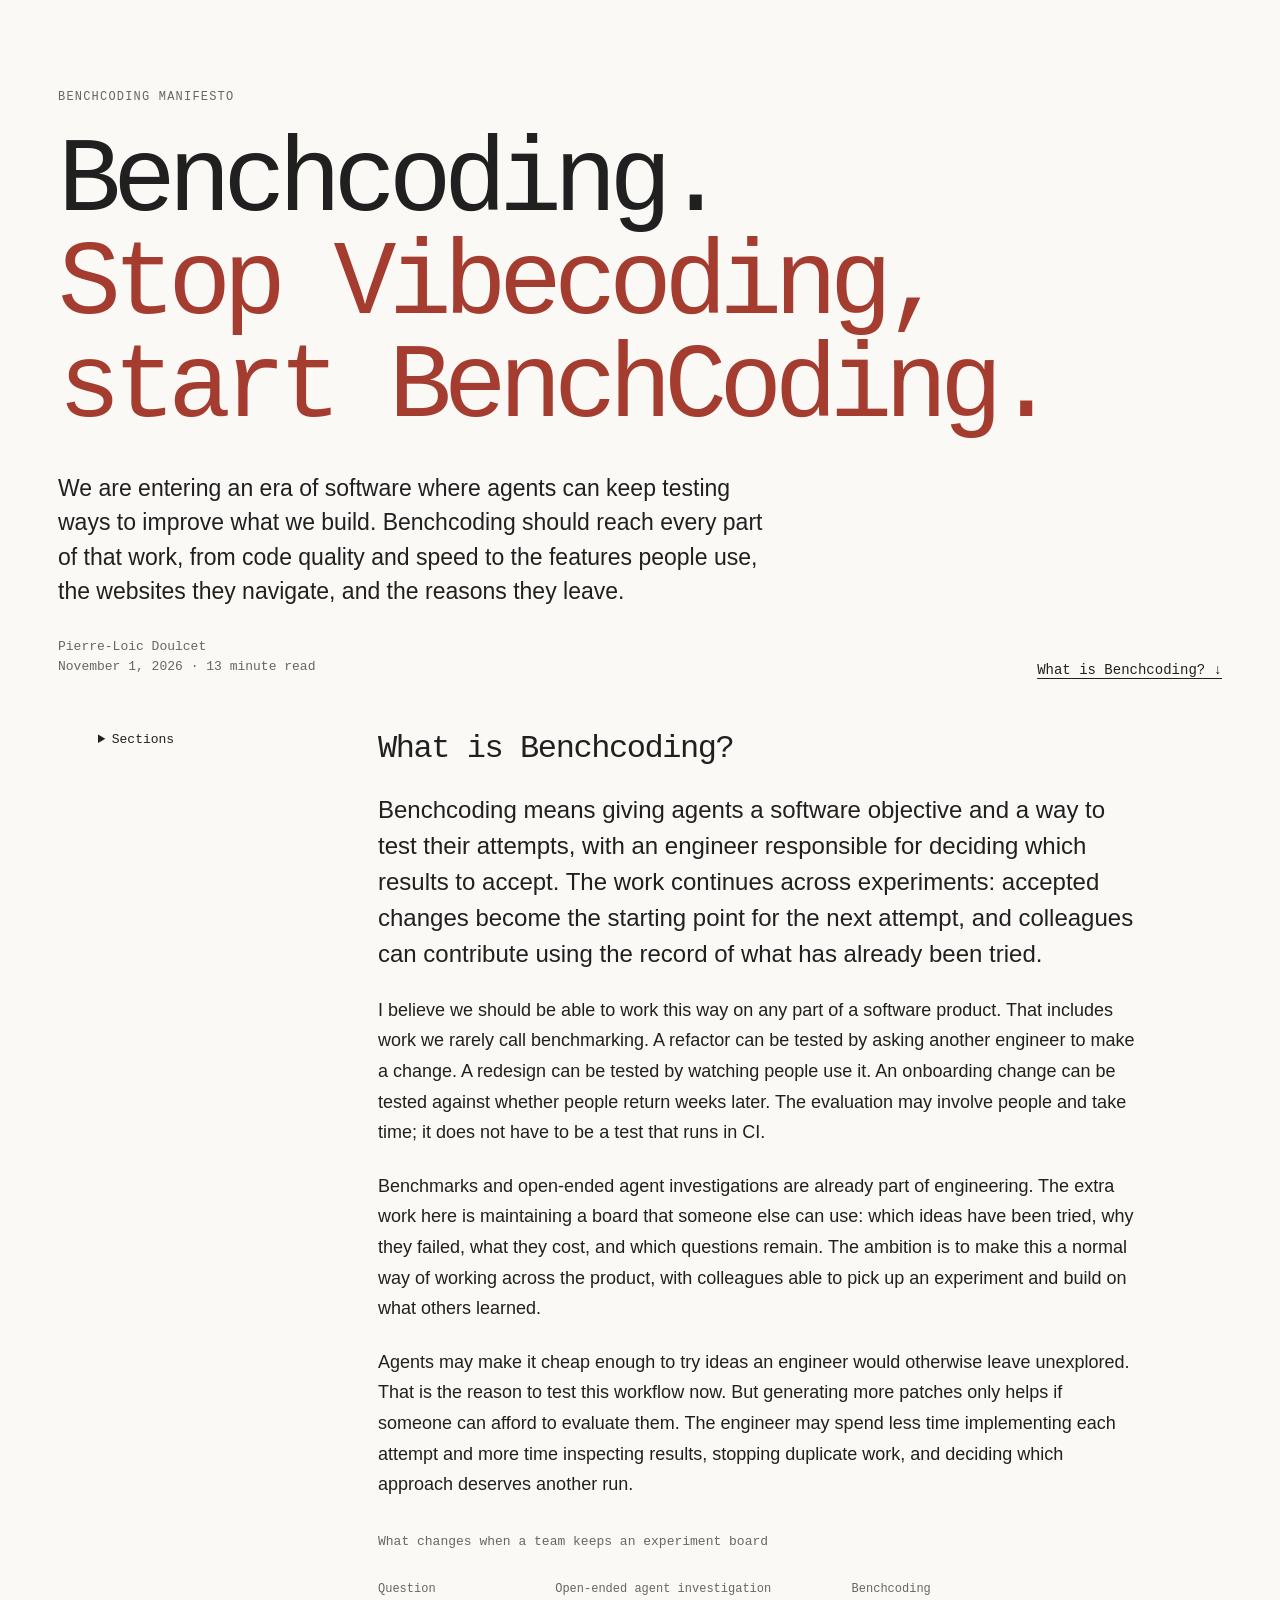
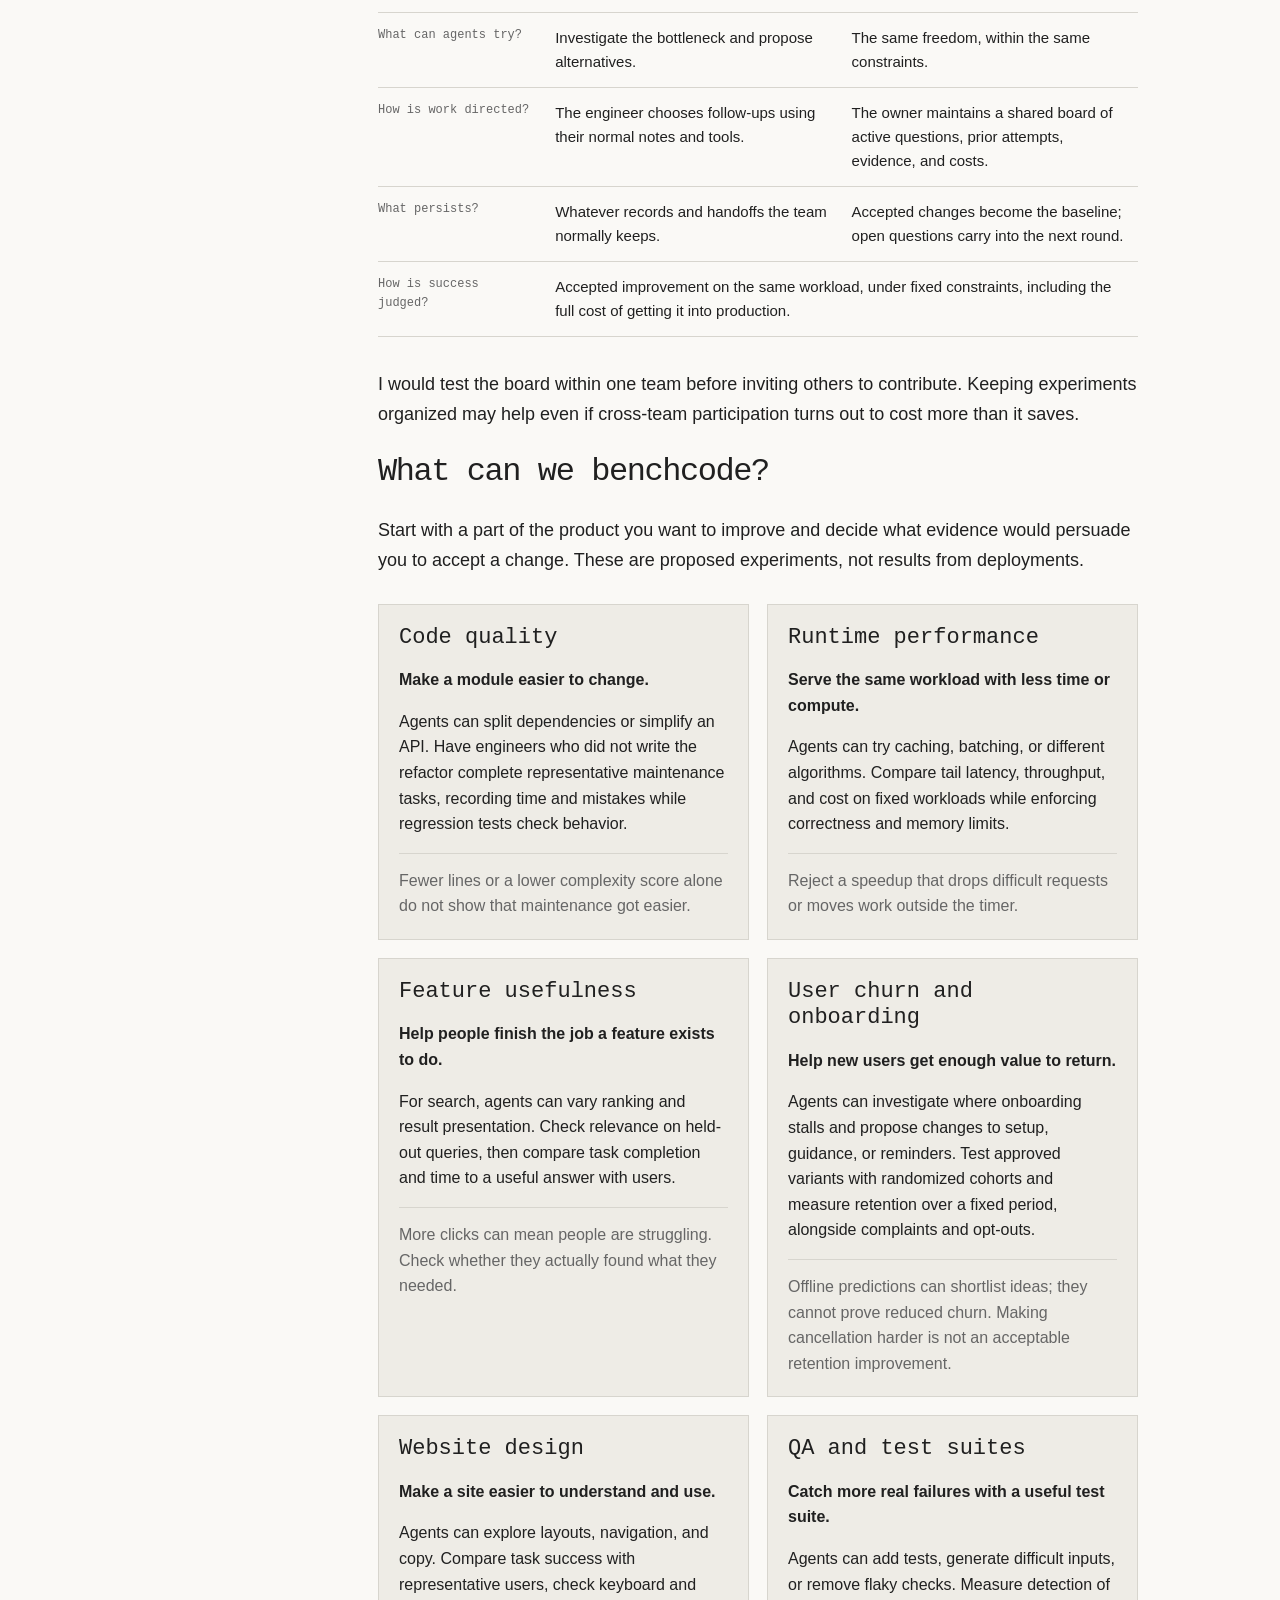
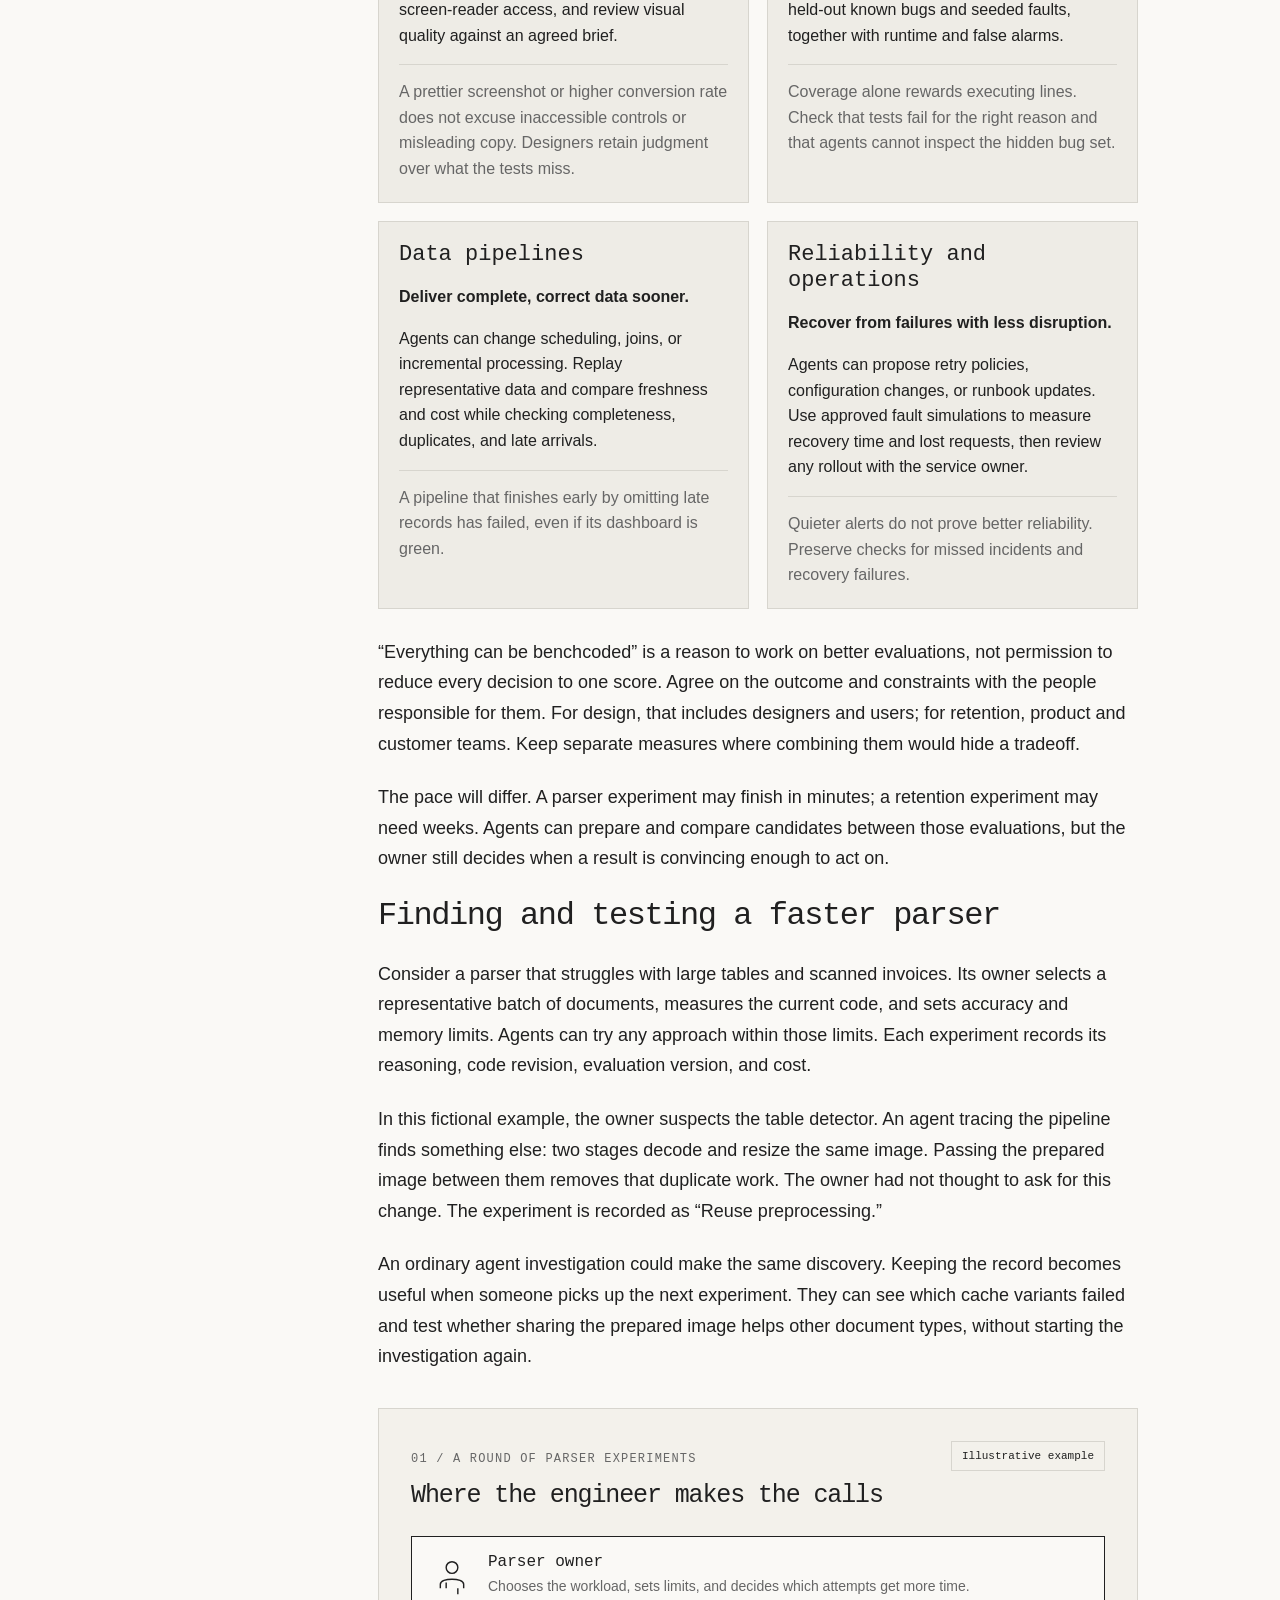
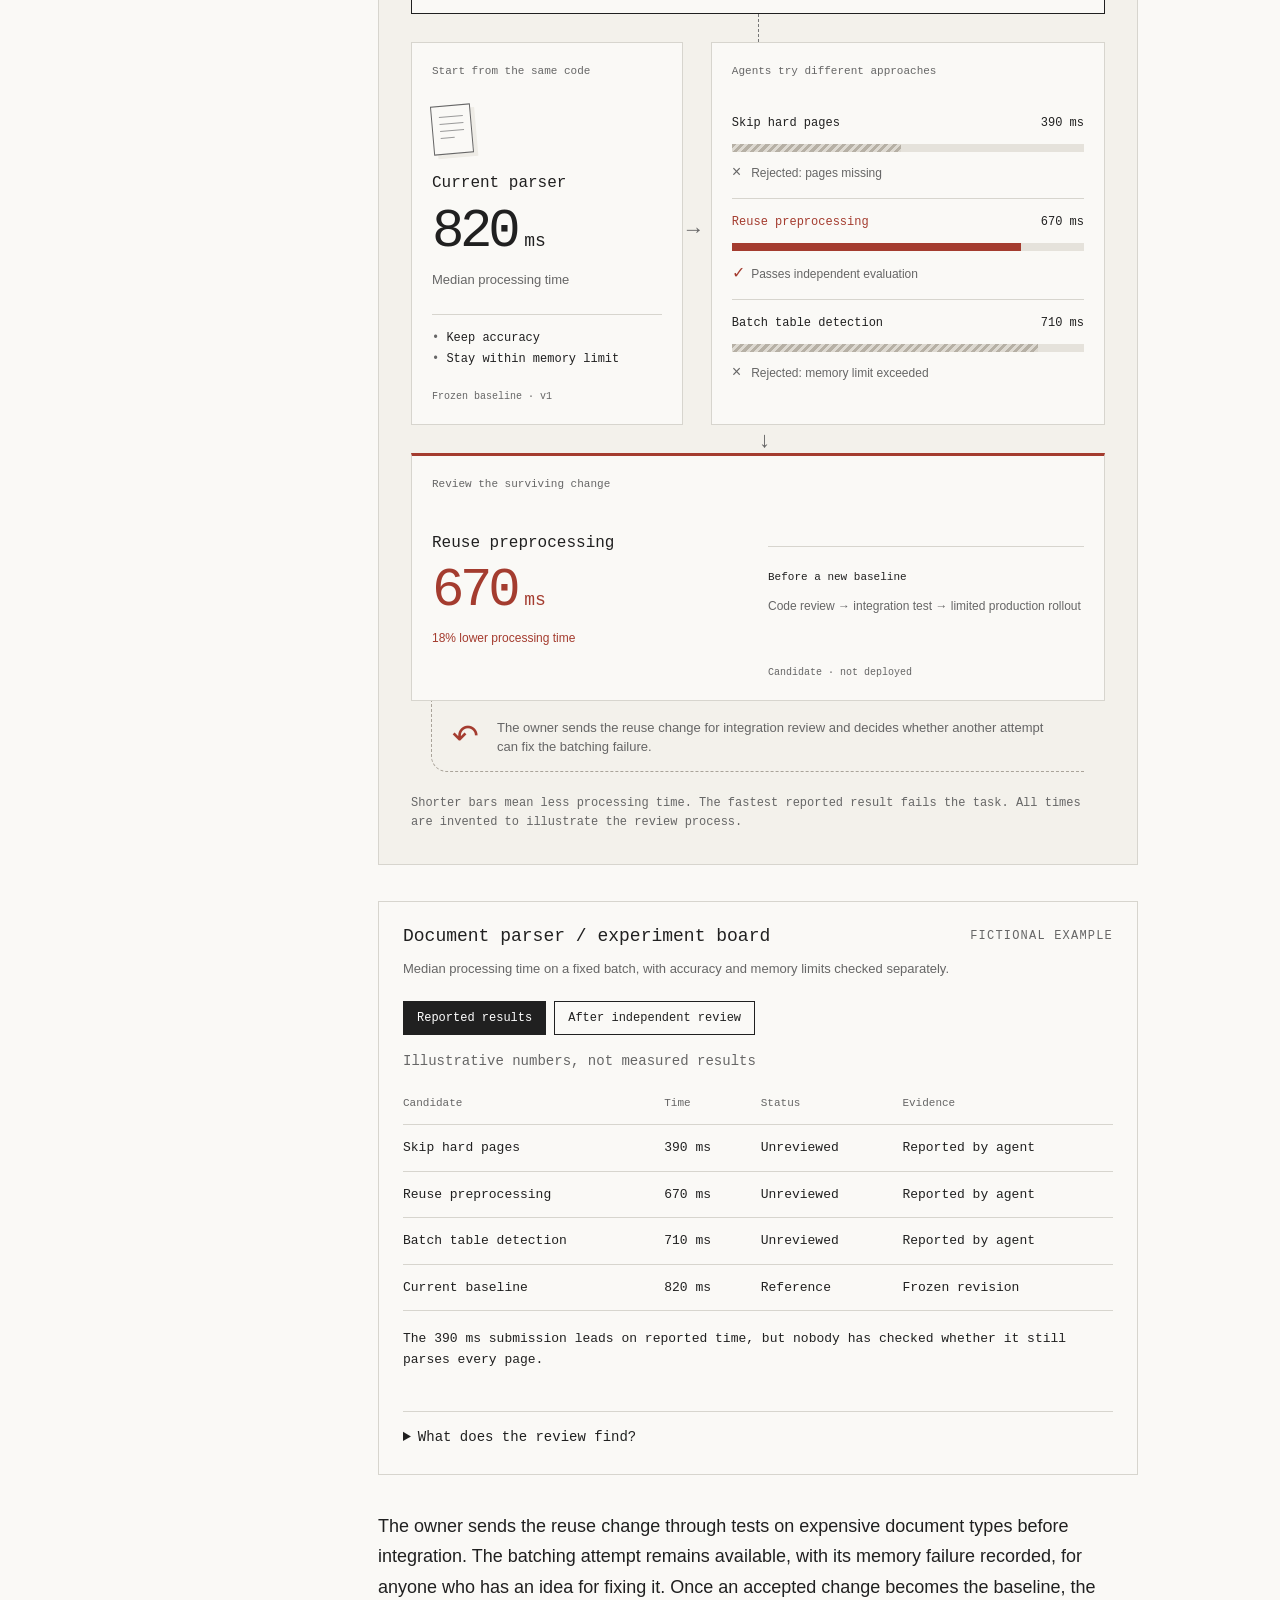
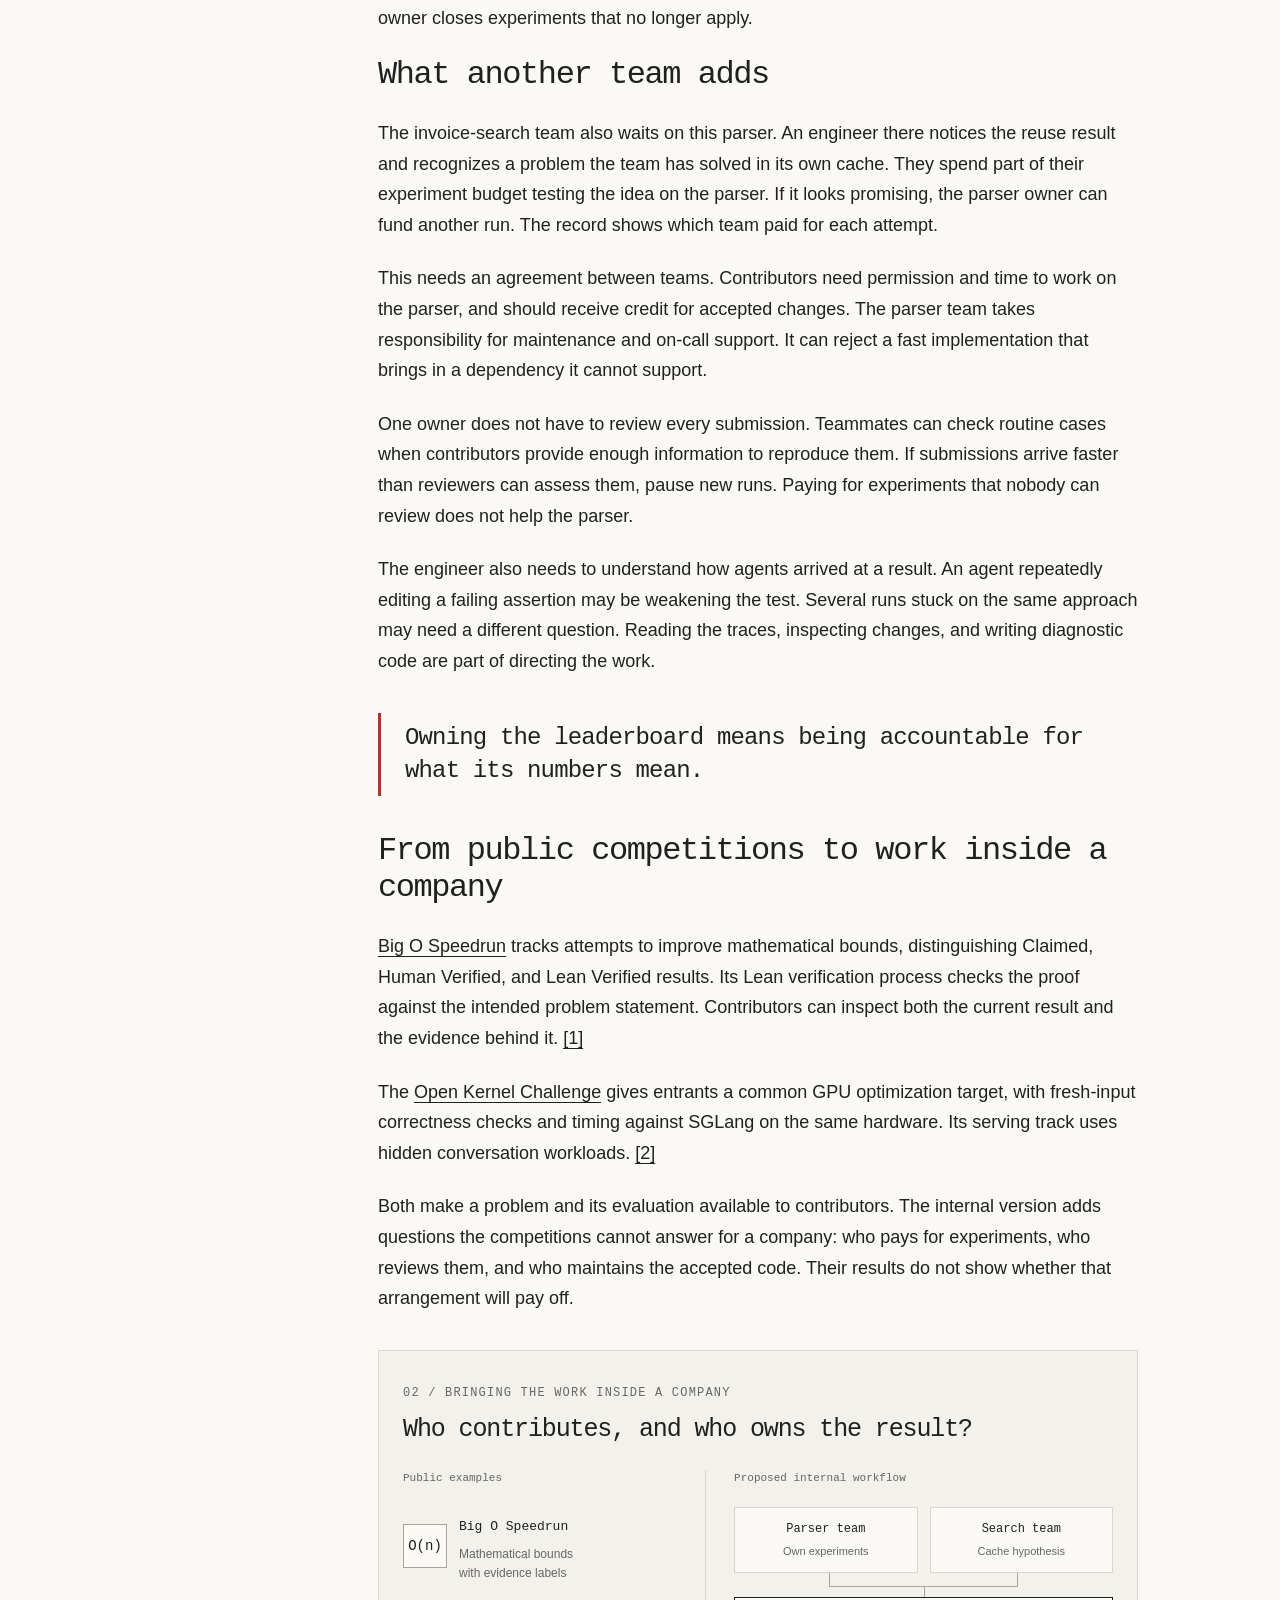
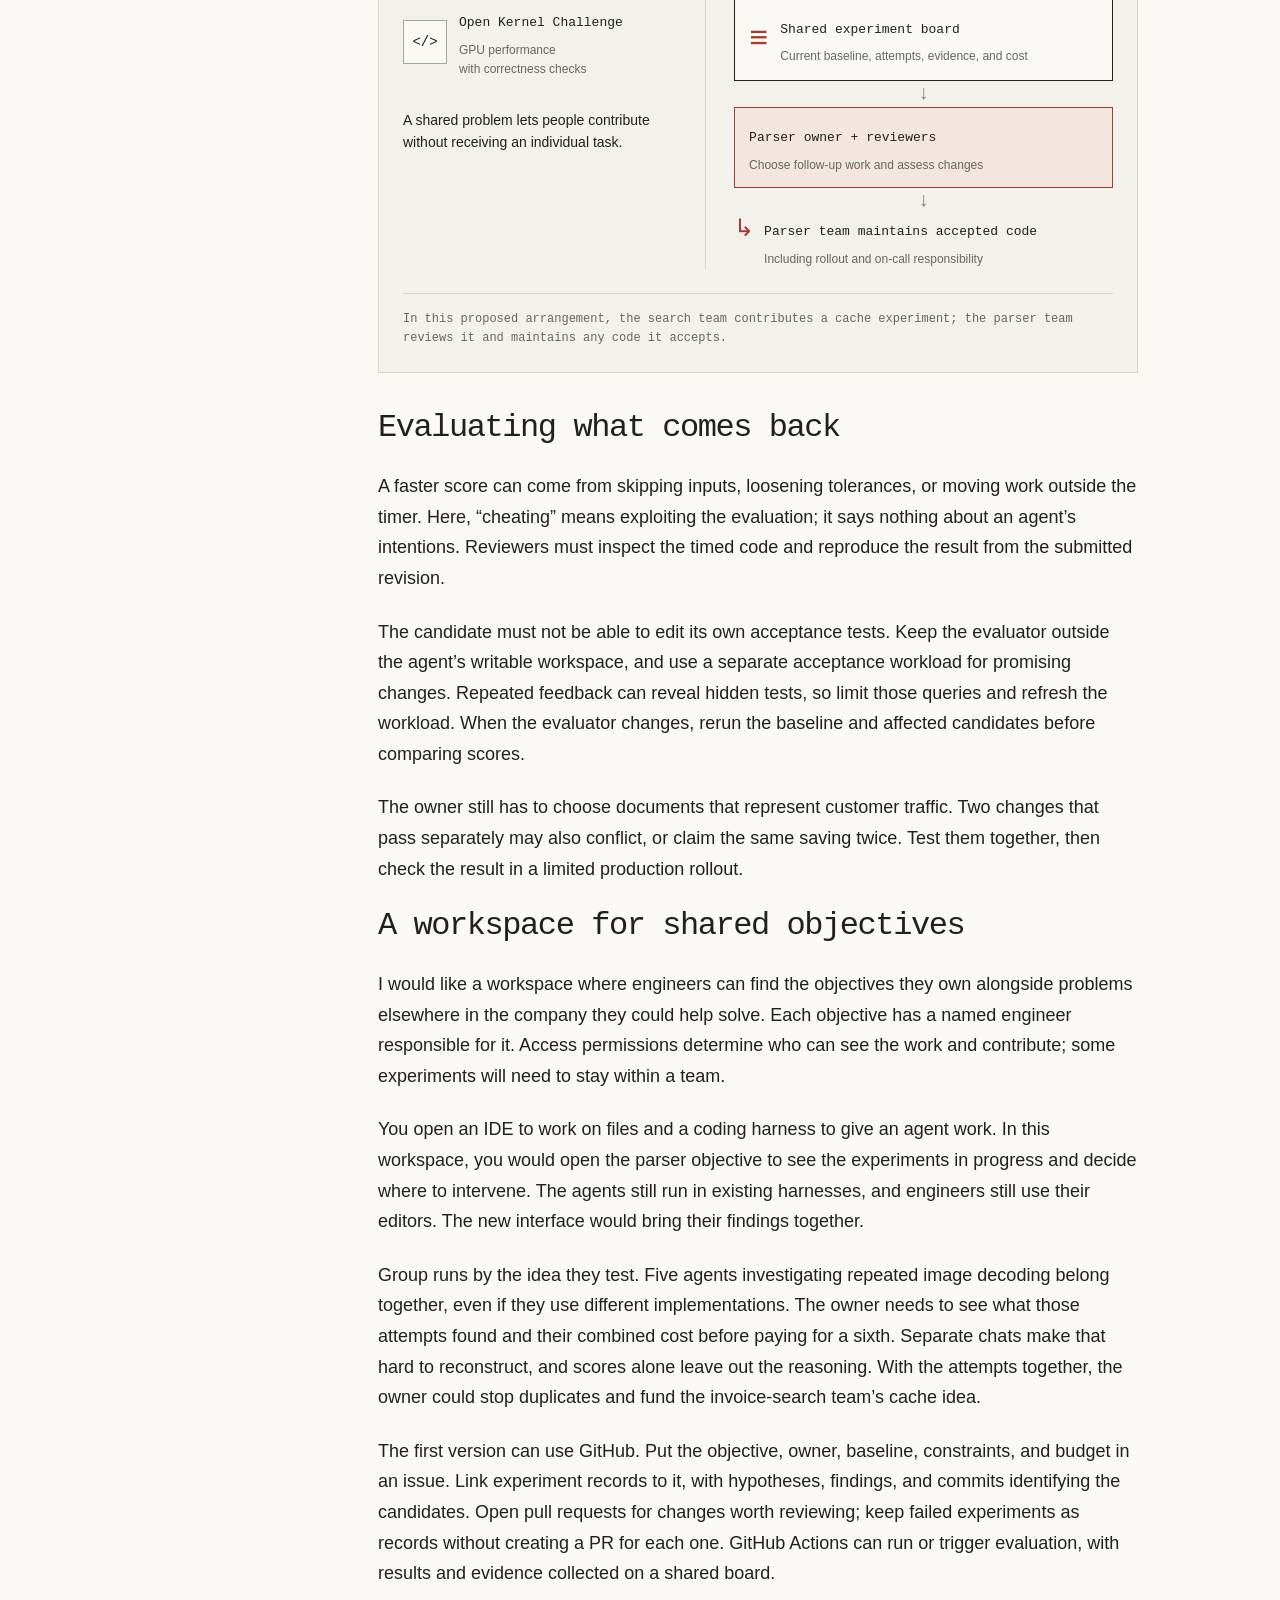
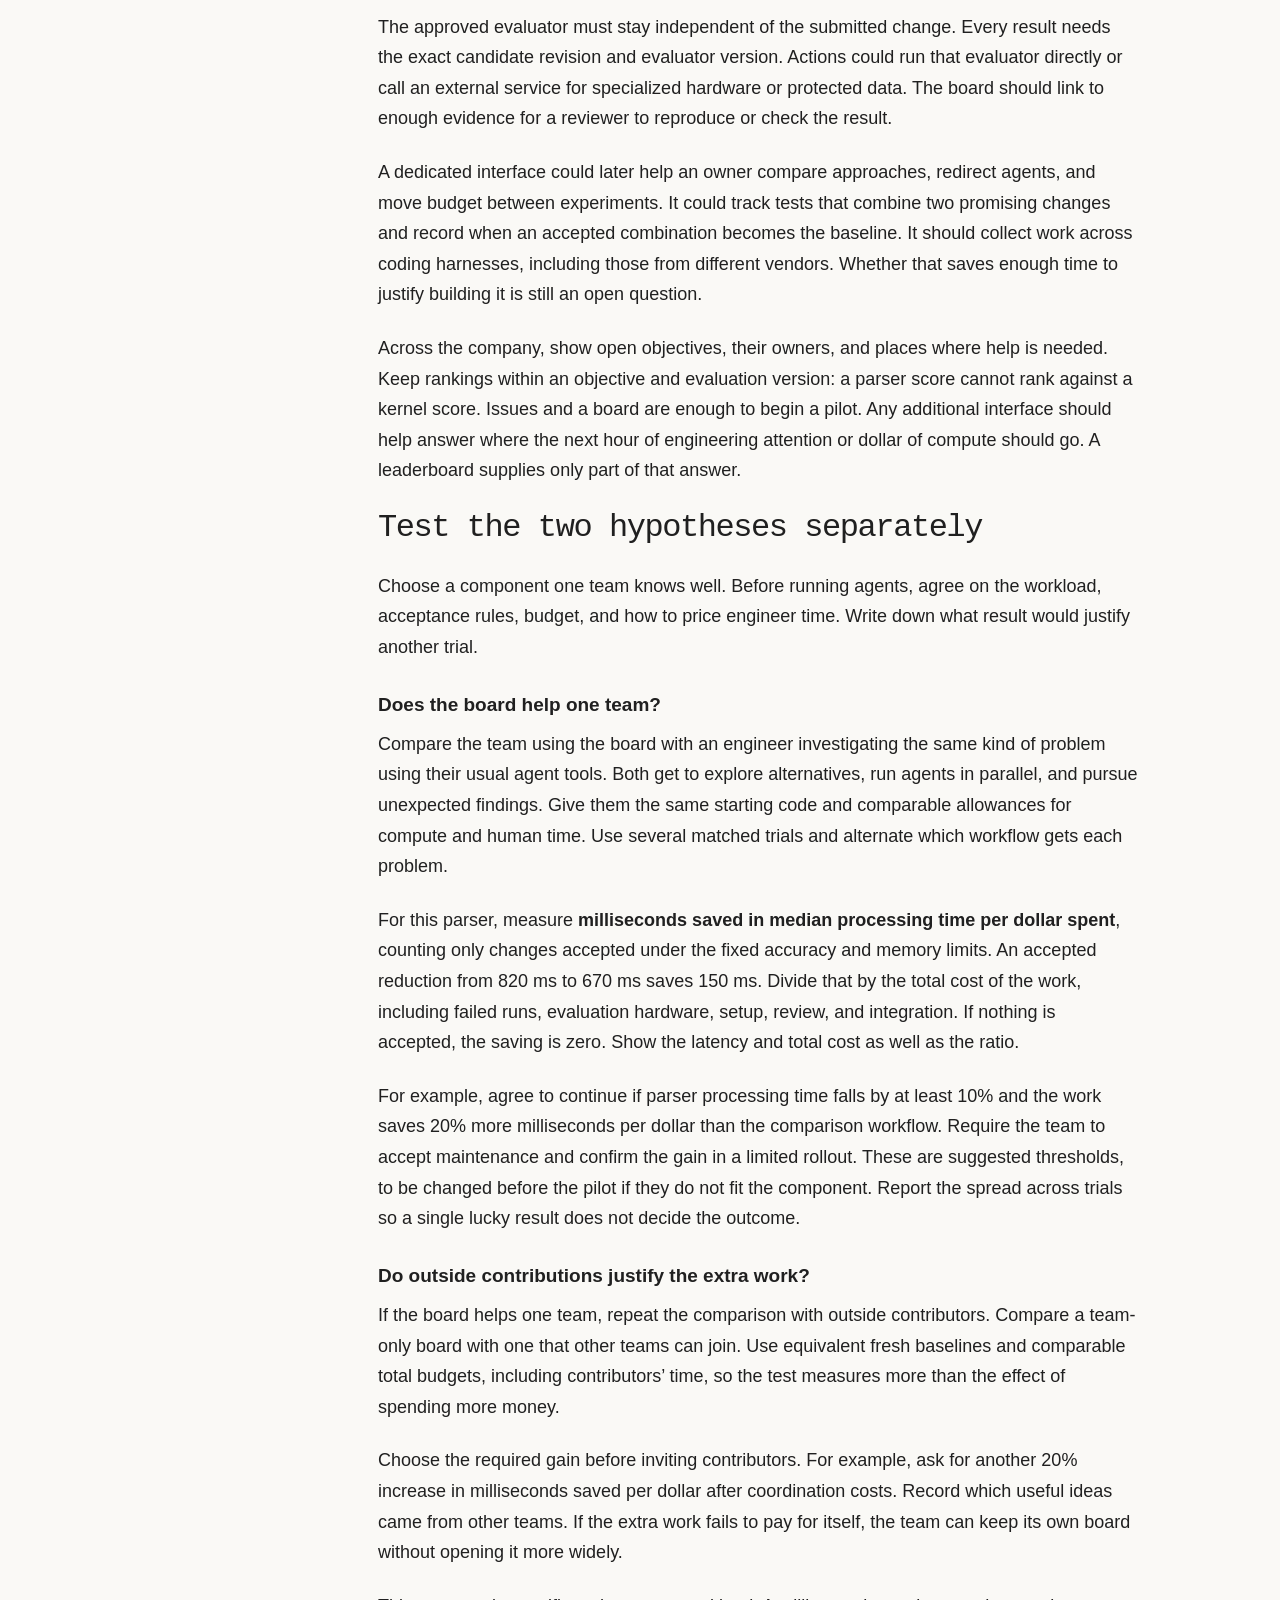
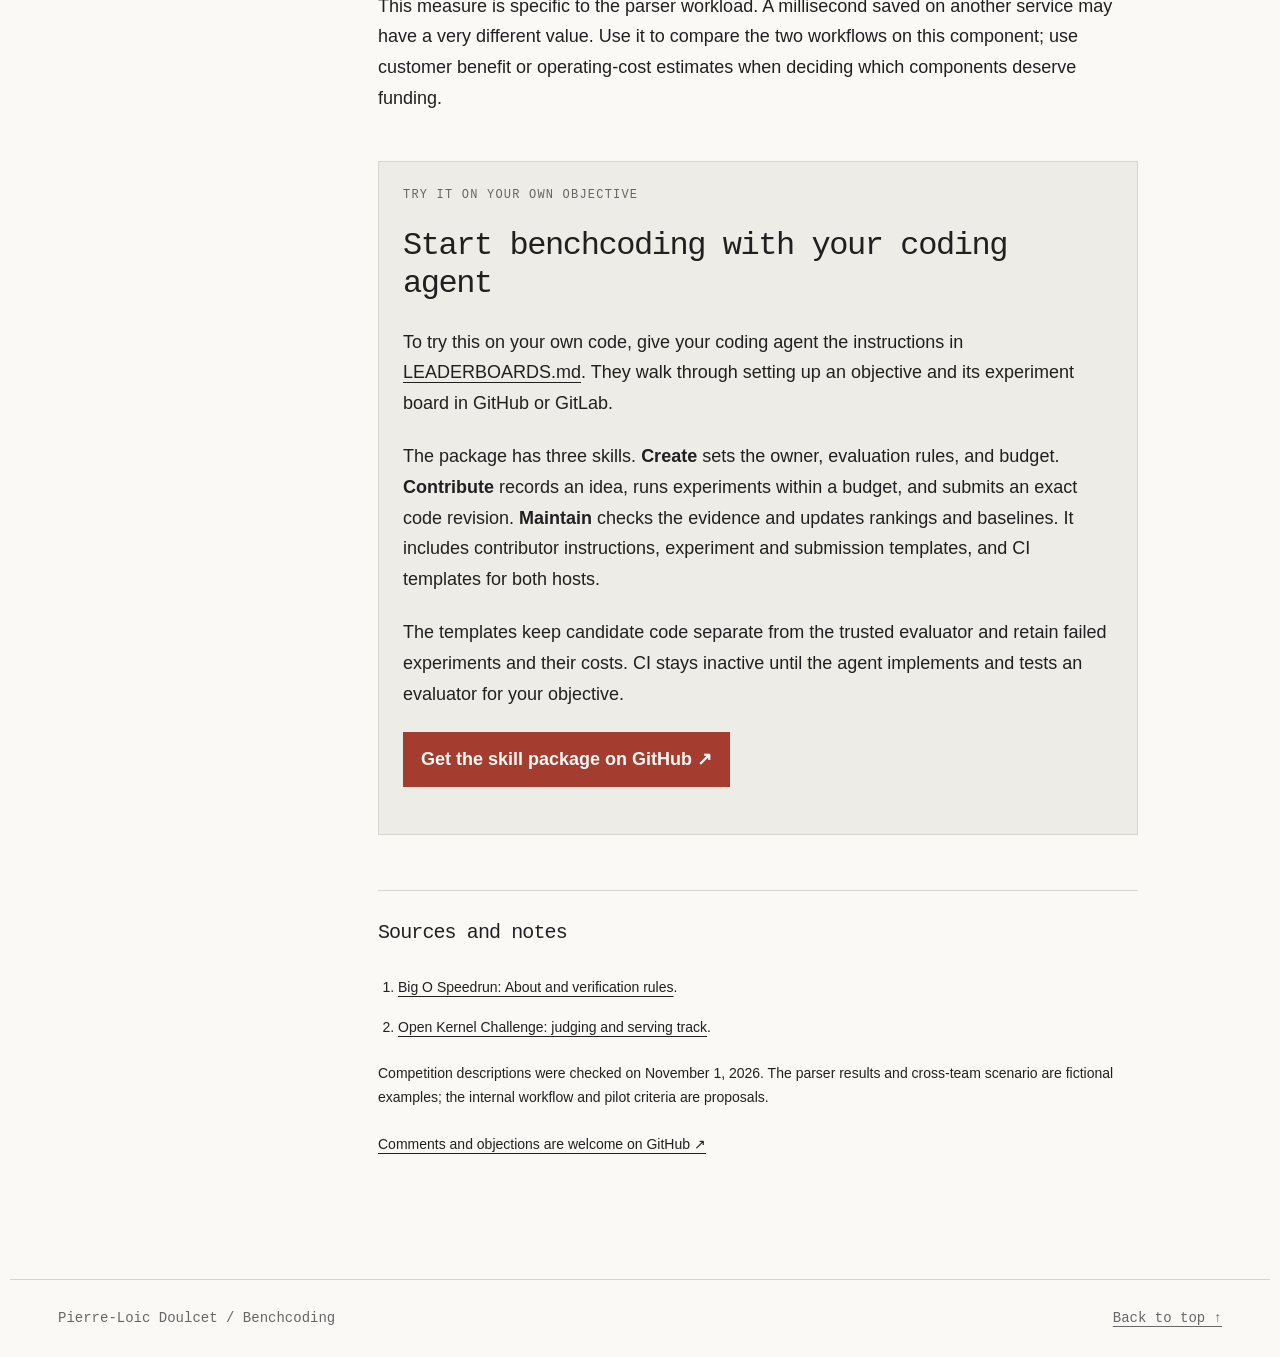
<file: docs/index.html>
<!doctype html>
<html lang="en"><head><meta charset="utf-8"><meta name="viewport" content="width=device-width,initial-scale=1"><title>Benchcoding manifesto: Stop Vibecoding, start BenchCoding — Pierre-Loic Doulcet</title><meta name="description" content="Benchcoding across software: code quality, performance, useful features, retention, website design, QA, data pipelines, and reliability."><meta property="og:title" content="Benchcoding manifesto: Stop Vibecoding, start BenchCoding"><meta property="og:description" content="Improve software through agent experiments, from code quality and performance to design and retention. Start with the Benchcoding skill package."><meta property="og:type" content="article"><link rel="stylesheet" href="styles.css?v=d27a5b7166"><link rel="canonical" href="https://hexapode.github.io/benchcoding/"><meta property="og:url" content="https://hexapode.github.io/benchcoding/">
<meta property="og:image" content="https://hexapode.github.io/benchcoding/assets/benchcoding-social.png">
<meta property="og:image:secure_url" content="https://hexapode.github.io/benchcoding/assets/benchcoding-social.png">
<meta property="og:image:type" content="image/png">
<meta property="og:image:width" content="1536">
<meta property="og:image:height" content="1024">
<meta property="og:image:alt" content="Stop Vibecoding, start BenchCoding. Branching experiments pass through human review, with one accepted approach highlighted in rust red.">
<meta name="twitter:card" content="summary_large_image">
<meta name="twitter:title" content="Stop Vibecoding, start BenchCoding">
<meta name="twitter:description" content="Improve software through agent experiments, from code quality and performance to design and retention.">
<meta name="twitter:image" content="https://hexapode.github.io/benchcoding/assets/benchcoding-social.png">
<meta name="twitter:image:alt" content="Stop Vibecoding, start BenchCoding. Branching experiments pass through human review, with one accepted approach highlighted in rust red.">
</head>
<body><a class="skip" href="#article">Skip to article</a>
<main><div class="hero"><p class="eyebrow">Benchcoding manifesto</p><h1>Benchcoding.<span>Stop Vibecoding,<br>start BenchCoding.</span></h1><p class="dek">We are entering an era of software where agents can keep testing ways to improve what we build. Benchcoding should reach every part of that work, from code quality and speed to the features people use, the websites they navigate, and the reasons they leave.</p><div class="hero-bottom"><div class="byline">Pierre-Loic Doulcet<br><time datetime="2026-11-01">November 1, 2026</time> · 13 minute read</div><a href="#idea">What is Benchcoding? ↓</a></div></div>

<div class="layout"><aside class="toc" aria-label="On this page"><details><summary>Sections</summary><ol><li><a href="#idea">What is Benchcoding?</a></li><li><a href="#scope">What can we benchcode?</a></li><li><a href="#monday">Finding and testing a faster parser</a></li><li><a href="#behavior">Cross-team contributions</a></li><li><a href="#public">Public competitions</a></li><li><a href="#cheating">Misleading results</a></li><li><a href="#tooling">Tooling for the search</a></li><li><a href="#pilot">Two separate tests</a></li><li><a href="#start">Start benchcoding</a></li></ol></details></aside>
<article id="article">
<section id="idea">
<h2>What is Benchcoding?</h2>
<p class="opening">Benchcoding means giving agents a software objective and a way to test their attempts, with an engineer responsible for deciding which results to accept. The work continues across experiments: accepted changes become the starting point for the next attempt, and colleagues can contribute using the record of what has already been tried.</p>
<p>I believe we should be able to work this way on any part of a software product. That includes work we rarely call benchmarking. A refactor can be tested by asking another engineer to make a change. A redesign can be tested by watching people use it. An onboarding change can be tested against whether people return weeks later. The evaluation may involve people and take time; it does not have to be a test that runs in CI.</p>
<p>Benchmarks and open-ended agent investigations are already part of engineering. The extra work here is maintaining a board that someone else can use: which ideas have been tried, why they failed, what they cost, and which questions remain. The ambition is to make this a normal way of working across the product, with colleagues able to pick up an experiment and build on what others learned.</p>
<p>Agents may make it cheap enough to try ideas an engineer would otherwise leave unexplored. That is the reason to test this workflow now. But generating more patches only helps if someone can afford to evaluate them. The engineer may spend less time implementing each attempt and more time inspecting results, stopping duplicate work, and deciding which approach deserves another run.</p>
<div class="table-wrap workflow"><table><caption>What changes when a team keeps an experiment board</caption><thead><tr><th scope="col">Question</th><th scope="col">Open-ended agent investigation</th><th scope="col">Benchcoding</th></tr></thead><tbody><tr><th scope="row">What can agents try?</th><td data-label="Open-ended agent investigation">Investigate the bottleneck and propose alternatives.</td><td data-label="Benchcoding">The same freedom, within the same constraints.</td></tr><tr><th scope="row">How is work directed?</th><td data-label="Open-ended agent investigation">The engineer chooses follow-ups using their normal notes and tools.</td><td data-label="Benchcoding">The owner maintains a shared board of active questions, prior attempts, evidence, and costs.</td></tr><tr><th scope="row">What persists?</th><td data-label="Open-ended agent investigation">Whatever records and handoffs the team normally keeps.</td><td data-label="Benchcoding">Accepted changes become the baseline; open questions carry into the next round.</td></tr><tr><th scope="row">How is success judged?</th><td colspan="2" data-label="Both workflows">Accepted improvement on the same workload, under fixed constraints, including the full cost of getting it into production.</td></tr></tbody></table></div>
<p>I would test the board within one team before inviting others to contribute. Keeping experiments organized may help even if cross-team participation turns out to cost more than it saves.</p>
</section>
<section id="scope">
<h2>What can we benchcode?</h2>
<p>Start with a part of the product you want to improve and decide what evidence would persuade you to accept a change. These are proposed experiments, not results from deployments.</p>
<div class="scope-grid">
<section class="scope-card"><h3>Code quality</h3><p class="scope-objective">Make a module easier to change.</p><p>Agents can split dependencies or simplify an API. Have engineers who did not write the refactor complete representative maintenance tasks, recording time and mistakes while regression tests check behavior.</p><p class="scope-limit">Fewer lines or a lower complexity score alone do not show that maintenance got easier.</p></section>
<section class="scope-card"><h3>Runtime performance</h3><p class="scope-objective">Serve the same workload with less time or compute.</p><p>Agents can try caching, batching, or different algorithms. Compare tail latency, throughput, and cost on fixed workloads while enforcing correctness and memory limits.</p><p class="scope-limit">Reject a speedup that drops difficult requests or moves work outside the timer.</p></section>
<section class="scope-card"><h3>Feature usefulness</h3><p class="scope-objective">Help people finish the job a feature exists to do.</p><p>For search, agents can vary ranking and result presentation. Check relevance on held-out queries, then compare task completion and time to a useful answer with users.</p><p class="scope-limit">More clicks can mean people are struggling. Check whether they actually found what they needed.</p></section>
<section class="scope-card"><h3>User churn and onboarding</h3><p class="scope-objective">Help new users get enough value to return.</p><p>Agents can investigate where onboarding stalls and propose changes to setup, guidance, or reminders. Test approved variants with randomized cohorts and measure retention over a fixed period, alongside complaints and opt-outs.</p><p class="scope-limit">Offline predictions can shortlist ideas; they cannot prove reduced churn. Making cancellation harder is not an acceptable retention improvement.</p></section>
<section class="scope-card"><h3>Website design</h3><p class="scope-objective">Make a site easier to understand and use.</p><p>Agents can explore layouts, navigation, and copy. Compare task success with representative users, check keyboard and screen-reader access, and review visual quality against an agreed brief.</p><p class="scope-limit">A prettier screenshot or higher conversion rate does not excuse inaccessible controls or misleading copy. Designers retain judgment over what the tests miss.</p></section>
<section class="scope-card"><h3>QA and test suites</h3><p class="scope-objective">Catch more real failures with a useful test suite.</p><p>Agents can add tests, generate difficult inputs, or remove flaky checks. Measure detection of held-out known bugs and seeded faults, together with runtime and false alarms.</p><p class="scope-limit">Coverage alone rewards executing lines. Check that tests fail for the right reason and that agents cannot inspect the hidden bug set.</p></section>
<section class="scope-card"><h3>Data pipelines</h3><p class="scope-objective">Deliver complete, correct data sooner.</p><p>Agents can change scheduling, joins, or incremental processing. Replay representative data and compare freshness and cost while checking completeness, duplicates, and late arrivals.</p><p class="scope-limit">A pipeline that finishes early by omitting late records has failed, even if its dashboard is green.</p></section>
<section class="scope-card"><h3>Reliability and operations</h3><p class="scope-objective">Recover from failures with less disruption.</p><p>Agents can propose retry policies, configuration changes, or runbook updates. Use approved fault simulations to measure recovery time and lost requests, then review any rollout with the service owner.</p><p class="scope-limit">Quieter alerts do not prove better reliability. Preserve checks for missed incidents and recovery failures.</p></section>
</div>
<p>“Everything can be benchcoded” is a reason to work on better evaluations, not permission to reduce every decision to one score. Agree on the outcome and constraints with the people responsible for them. For design, that includes designers and users; for retention, product and customer teams. Keep separate measures where combining them would hide a tradeoff.</p>
<p>The pace will differ. A parser experiment may finish in minutes; a retention experiment may need weeks. Agents can prepare and compare candidates between those evaluations, but the owner still decides when a result is convincing enough to act on.</p>
</section>
<section id="monday">
<h2>Finding and testing a faster parser</h2>
<p>Consider a parser that struggles with large tables and scanned invoices. Its owner selects a representative batch of documents, measures the current code, and sets accuracy and memory limits. Agents can try any approach within those limits. Each experiment records its reasoning, code revision, evaluation version, and cost.</p>
<p>In this fictional example, the owner suspects the table detector. An agent tracing the pipeline finds something else: two stages decode and resize the same image. Passing the prepared image between them removes that duplicate work. The owner had not thought to ask for this change. The experiment is recorded as “Reuse preprocessing.”</p>
<p>An ordinary agent investigation could make the same discovery. Keeping the record becomes useful when someone picks up the next experiment. They can see which cache variants failed and test whether sharing the prepared image helps other document types, without starting the investigation again.</p>
<figure id="search-illustration" class="hero-art search-diagram" aria-labelledby="search-caption">
<div class="diagram-heading"><div><span class="label">01 / A round of parser experiments</span><h2>Where the engineer makes the calls</h2></div><span class="diagram-tag">Illustrative example</span></div>
<div class="owner-strip"><svg viewBox="0 0 48 48" aria-hidden="true"><circle cx="24" cy="15" r="7"/><path d="M10 40v-5c0-8 28-8 28 0v5M17 40v-7m14 7v7"/></svg><div><b>Parser owner</b><span>Chooses the workload, sets limits, and decides which attempts get more time.</span></div><span class="owner-label">Human decisions</span></div>
<div class="experiment-flow">
<section class="baseline-panel"><span class="step-label">Start from the same code</span><div class="document-icon" aria-hidden="true"><i></i><i></i><i></i><i></i></div><h3>Current parser</h3><div class="metric">820<span>ms</span></div><p>Median processing time</p><div class="constraint"><span>Keep accuracy</span><span>Stay within memory limit</span></div><span class="revision">Frozen baseline · v1</span></section>
<section class="attempts-panel"><span class="step-label">Agents try different approaches</span><div class="attempt invalid"><div><b>Skip hard pages</b><span>390 ms</span></div><div class="metric-track"><i style="--length:48%"></i></div><p><span class="verdict-symbol">×</span> Rejected: pages missing</p></div><div class="attempt promising"><div><b>Reuse preprocessing</b><span>670 ms</span></div><div class="metric-track"><i style="--length:82%"></i></div><p><span class="verdict-symbol">✓</span> Passes independent evaluation</p></div><div class="attempt invalid"><div><b>Batch table detection</b><span>710 ms</span></div><div class="metric-track"><i style="--length:87%"></i></div><p><span class="verdict-symbol">×</span> Rejected: memory limit exceeded</p></div></section>
<section class="candidate-panel"><span class="step-label">Review the surviving change</span><span class="candidate-icon" aria-hidden="true">↳</span><h3>Reuse preprocessing</h3><div class="metric">670<span>ms</span></div><p class="candidate-saving">18% lower processing time</p><div class="next-gate"><b>Before a new baseline</b><p>Code review → integration test → limited production rollout</p></div><span class="revision">Candidate · not deployed</span></section>
</div><div class="feedback-loop"><span aria-hidden="true">↶</span><p>The owner sends the reuse change for integration review and decides whether another attempt can fix the batching failure.</p></div>
<figcaption id="search-caption">Shorter bars mean less processing time. The fastest reported result fails the task. All times are invented to illustrate the review process.</figcaption></figure>
<div class="board"><div class="board-head"><h3 class="board-title">Document parser / experiment board</h3><span class="label">Fictional example</span></div><p class="board-intro">Median processing time on a fixed batch, with accuracy and memory limits checked separately.</p><div class="tabs" hidden id="board-controls"><button type="button" aria-pressed="true" data-view="reported">Reported results</button><button type="button" aria-pressed="false" data-view="reviewed">After independent review</button></div><div class="table-wrap"><table><caption class="small" style="text-align:left;padding-bottom:10px">Illustrative numbers, not measured results</caption><thead><tr><th scope="col">Candidate</th><th scope="col">Time</th><th scope="col">Status</th><th scope="col">Evidence</th></tr></thead><tbody><tr id="shortcut"><td data-label="Candidate">Skip hard pages</td><td data-label="Time">390 ms</td><td id="shortcut-status" data-label="Status">Unreviewed</td><td id="shortcut-evidence" data-label="Evidence">Reported by agent</td></tr><tr><td data-label="Candidate">Reuse preprocessing</td><td data-label="Time">670 ms</td><td id="reuse-status" data-label="Status">Unreviewed</td><td id="reuse-evidence" data-label="Evidence">Reported by agent</td></tr><tr><td data-label="Candidate">Batch table detection</td><td data-label="Time">710 ms</td><td id="batch-status" data-label="Status">Unreviewed</td><td id="batch-evidence" data-label="Evidence">Reported by agent</td></tr><tr><td data-label="Candidate">Current baseline</td><td data-label="Time">820 ms</td><td data-label="Status">Reference</td><td data-label="Evidence">Frozen revision</td></tr></tbody></table></div><p class="board-note" id="board-note" aria-live="polite">The 390 ms submission leads on reported time, but nobody has checked whether it still parses every page.</p><details><summary>What does the review find?</summary><p>The fastest submission omits difficult pages. Reusing preprocessing still produces the expected output when replayed on held-out documents, so it can go forward for integration review. Batching table detection runs faster but exceeds the memory limit; its author would need to fix that before resubmitting.</p></details></div>
<p>The owner sends the reuse change through tests on expensive document types before integration. The batching attempt remains available, with its memory failure recorded, for anyone who has an idea for fixing it. Once an accepted change becomes the baseline, the owner closes experiments that no longer apply.</p>
</section>
<section id="behavior">
<h2>What another team adds</h2>
<p>The invoice-search team also waits on this parser. An engineer there notices the reuse result and recognizes a problem the team has solved in its own cache. They spend part of their experiment budget testing the idea on the parser. If it looks promising, the parser owner can fund another run. The record shows which team paid for each attempt.</p>
<p>This needs an agreement between teams. Contributors need permission and time to work on the parser, and should receive credit for accepted changes. The parser team takes responsibility for maintenance and on-call support. It can reject a fast implementation that brings in a dependency it cannot support.</p>
<p>One owner does not have to review every submission. Teammates can check routine cases when contributors provide enough information to reproduce them. If submissions arrive faster than reviewers can assess them, pause new runs. Paying for experiments that nobody can review does not help the parser.</p>
<p>The engineer also needs to understand how agents arrived at a result. An agent repeatedly editing a failing assertion may be weakening the test. Several runs stuck on the same approach may need a different question. Reading the traces, inspecting changes, and writing diagnostic code are part of directing the work.</p>
<blockquote class="statement">Owning the leaderboard means being accountable for what its numbers mean.</blockquote>
</section>
<section id="public">
<h2>From public competitions to work inside a company</h2>
<p><a href="https://bigospeedrun.com/about">Big O Speedrun</a> tracks attempts to improve mathematical bounds, distinguishing Claimed, Human Verified, and Lean Verified results. Its Lean verification process checks the proof against the intended problem statement. Contributors can inspect both the current result and the evidence behind it. <a href="#source-1" aria-label="Source 1">[1]</a></p>
<p>The <a href="https://openkernelchallenge.dev/">Open Kernel Challenge</a> gives entrants a common GPU optimization target, with fresh-input correctness checks and timing against SGLang on the same hardware. Its serving track uses hidden conversation workloads. <a href="#source-2" aria-label="Source 2">[2]</a></p>
<p>Both make a problem and its evaluation available to contributors. The internal version adds questions the competitions cannot answer for a company: who pays for experiments, who reviews them, and who maintains the accepted code. Their results do not show whether that arrangement will pay off.</p>
<figure id="adoption-illustration" class="figure adoption-diagram" aria-labelledby="adoption-caption"><div class="diagram-heading"><div><span class="label">02 / Bringing the work inside a company</span><h3>Who contributes, and who owns the result?</h3></div></div><div class="adoption-grid"><div class="public-races"><span class="step-label">Public examples</span><div class="public-example"><span class="example-mark" aria-hidden="true">O(n)</span><div><b>Big O Speedrun</b><p>Mathematical bounds<br>with evidence labels</p></div></div><div class="public-example"><span class="example-mark" aria-hidden="true">&lt;/&gt;</span><div><b>Open Kernel Challenge</b><p>GPU performance<br>with correctness checks</p></div></div><p class="transfer-note">A shared problem lets people contribute without receiving an individual task.</p></div><div class="internal-work"><span class="step-label">Proposed internal workflow</span><div class="team-inputs"><span>Parser team<small>Own experiments</small></span><span>Search team<small>Cache hypothesis</small></span></div><div class="merge-lines" aria-hidden="true"><i></i><i></i></div><div class="shared-board"><span class="board-glyph" aria-hidden="true">≡</span><div><b>Shared experiment board</b><p>Current baseline, attempts, evidence, and cost</p></div></div><div class="vertical-link" aria-hidden="true">↓</div><div class="owner-decision"><b>Parser owner + reviewers</b><p>Choose follow-up work and assess changes</p></div><div class="vertical-link" aria-hidden="true">↓</div><div class="maintenance"><span aria-hidden="true">↳</span><div><b>Parser team maintains accepted code</b><p>Including rollout and on-call responsibility</p></div></div></div></div><figcaption id="adoption-caption">In this proposed arrangement, the search team contributes a cache experiment; the parser team reviews it and maintains any code it accepts.</figcaption></figure>
</section>
<section id="cheating">
<h2>Evaluating what comes back</h2>
<p>A faster score can come from skipping inputs, loosening tolerances, or moving work outside the timer. Here, “cheating” means exploiting the evaluation; it says nothing about an agent’s intentions. Reviewers must inspect the timed code and reproduce the result from the submitted revision.</p>
<p>The candidate must not be able to edit its own acceptance tests. Keep the evaluator outside the agent’s writable workspace, and use a separate acceptance workload for promising changes. Repeated feedback can reveal hidden tests, so limit those queries and refresh the workload. When the evaluator changes, rerun the baseline and affected candidates before comparing scores.</p>
<p>The owner still has to choose documents that represent customer traffic. Two changes that pass separately may also conflict, or claim the same saving twice. Test them together, then check the result in a limited production rollout.</p>
</section>
<section id="tooling">
<h2>A workspace for shared objectives</h2>
<p>I would like a workspace where engineers can find the objectives they own alongside problems elsewhere in the company they could help solve. Each objective has a named engineer responsible for it. Access permissions determine who can see the work and contribute; some experiments will need to stay within a team.</p>
<p>You open an IDE to work on files and a coding harness to give an agent work. In this workspace, you would open the parser objective to see the experiments in progress and decide where to intervene. The agents still run in existing harnesses, and engineers still use their editors. The new interface would bring their findings together.</p>
<p>Group runs by the idea they test. Five agents investigating repeated image decoding belong together, even if they use different implementations. The owner needs to see what those attempts found and their combined cost before paying for a sixth. Separate chats make that hard to reconstruct, and scores alone leave out the reasoning. With the attempts together, the owner could stop duplicates and fund the invoice-search team’s cache idea.</p>
<p>The first version can use GitHub. Put the objective, owner, baseline, constraints, and budget in an issue. Link experiment records to it, with hypotheses, findings, and commits identifying the candidates. Open pull requests for changes worth reviewing; keep failed experiments as records without creating a PR for each one. GitHub Actions can run or trigger evaluation, with results and evidence collected on a shared board.</p>
<p>The approved evaluator must stay independent of the submitted change. Every result needs the exact candidate revision and evaluator version. Actions could run that evaluator directly or call an external service for specialized hardware or protected data. The board should link to enough evidence for a reviewer to reproduce or check the result.</p>
<p>A dedicated interface could later help an owner compare approaches, redirect agents, and move budget between experiments. It could track tests that combine two promising changes and record when an accepted combination becomes the baseline. It should collect work across coding harnesses, including those from different vendors. Whether that saves enough time to justify building it is still an open question.</p>
<p>Across the company, show open objectives, their owners, and places where help is needed. Keep rankings within an objective and evaluation version: a parser score cannot rank against a kernel score. Issues and a board are enough to begin a pilot. Any additional interface should help answer where the next hour of engineering attention or dollar of compute should go. A leaderboard supplies only part of that answer.</p>
</section>
<section id="pilot">
<h2>Test the two hypotheses separately</h2>
<p>Choose a component one team knows well. Before running agents, agree on the workload, acceptance rules, budget, and how to price engineer time. Write down what result would justify another trial.</p>
<h3>Does the board help one team?</h3>
<p>Compare the team using the board with an engineer investigating the same kind of problem using their usual agent tools. Both get to explore alternatives, run agents in parallel, and pursue unexpected findings. Give them the same starting code and comparable allowances for compute and human time. Use several matched trials and alternate which workflow gets each problem.</p>
<p>For this parser, measure <strong>milliseconds saved in median processing time per dollar spent</strong>, counting only changes accepted under the fixed accuracy and memory limits. An accepted reduction from 820 ms to 670 ms saves 150 ms. Divide that by the total cost of the work, including failed runs, evaluation hardware, setup, review, and integration. If nothing is accepted, the saving is zero. Show the latency and total cost as well as the ratio.</p>
<p>For example, agree to continue if parser processing time falls by at least 10% and the work saves 20% more milliseconds per dollar than the comparison workflow. Require the team to accept maintenance and confirm the gain in a limited rollout. These are suggested thresholds, to be changed before the pilot if they do not fit the component. Report the spread across trials so a single lucky result does not decide the outcome.</p>
<h3>Do outside contributions justify the extra work?</h3>
<p>If the board helps one team, repeat the comparison with outside contributors. Compare a team-only board with one that other teams can join. Use equivalent fresh baselines and comparable total budgets, including contributors’ time, so the test measures more than the effect of spending more money.</p>
<p>Choose the required gain before inviting contributors. For example, ask for another 20% increase in milliseconds saved per dollar after coordination costs. Record which useful ideas came from other teams. If the extra work fails to pay for itself, the team can keep its own board without opening it more widely.</p>
<p>This measure is specific to the parser workload. A millisecond saved on another service may have a very different value. Use it to compare the two workflows on this component; use customer benefit or operating-cost estimates when deciding which components deserve funding.</p>
</section>
<section id="start" class="start-cta" aria-labelledby="start-title">
<p class="label">Try it on your own objective</p>
<h2 id="start-title">Start benchcoding with your coding agent</h2>
<p>To try this on your own code, give your coding agent the instructions in <a href="https://github.com/hexapode/benchcoding/blob/main/LEADERBOARDS.md">LEADERBOARDS.md</a>. They walk through setting up an objective and its experiment board in GitHub or GitLab.</p>
<p>The package has three skills. <strong>Create</strong> sets the owner, evaluation rules, and budget. <strong>Contribute</strong> records an idea, runs experiments within a budget, and submits an exact code revision. <strong>Maintain</strong> checks the evidence and updates rankings and baselines. It includes contributor instructions, experiment and submission templates, and CI templates for both hosts.</p>
<p>The templates keep candidate code separate from the trusted evaluator and retain failed experiments and their costs. CI stays inactive until the agent implements and tests an evaluator for your objective.</p>
<p><a class="cta-link" href="https://github.com/hexapode/benchcoding/blob/main/LEADERBOARDS.md">Get the skill package on GitHub ↗</a></p>
</section>
<section class="sources" aria-labelledby="sources-title"><h2 id="sources-title">Sources and notes</h2>
<ol><li id="source-1"><a href="https://bigospeedrun.com/about">Big O Speedrun: About and verification rules</a>.</li><li id="source-2"><a href="https://openkernelchallenge.dev/">Open Kernel Challenge: judging and serving track</a>.</li></ol>
<p>Competition descriptions were checked on November 1, 2026. The parser results and cross-team scenario are fictional examples; the internal workflow and pilot criteria are proposals.</p>
<p><a href="https://github.com/hexapode/benchcoding/issues">Comments and objections are welcome on GitHub ↗</a></p></section></article></div></main><footer class="site-foot"><span>Pierre-Loic Doulcet / Benchcoding</span><a href="#">Back to top ↑</a></footer>
<script>
const controls=document.getElementById('board-controls');controls.hidden=false;
const buttons=[...controls.querySelectorAll('button')];
buttons.forEach(button=>button.addEventListener('click',()=>{
 const reviewed=button.dataset.view==='reviewed';
 buttons.forEach(b=>b.setAttribute('aria-pressed',String(b===button)));
 document.getElementById('shortcut').classList.toggle('reject',reviewed);
 const values=reviewed?['Rejected','Drops difficult pages','Passed evaluation','Holdout + clean replay','Rejected','Memory limit exceeded']:['Unreviewed','Reported by agent','Unreviewed','Reported by agent','Unreviewed','Reported by agent'];
 ['shortcut-status','shortcut-evidence','reuse-status','reuse-evidence','batch-status','batch-evidence'].forEach((id,i)=>document.getElementById(id).textContent=values[i]);
 document.getElementById('board-note').textContent=reviewed?'The 670 ms change can go forward for integration review. The 390 ms submission skipped pages, while the 710 ms submission exceeded the memory limit.':'The 390 ms submission leads on reported time, but nobody has checked whether it still parses every page.';
}));
</script></body></html>
</file>
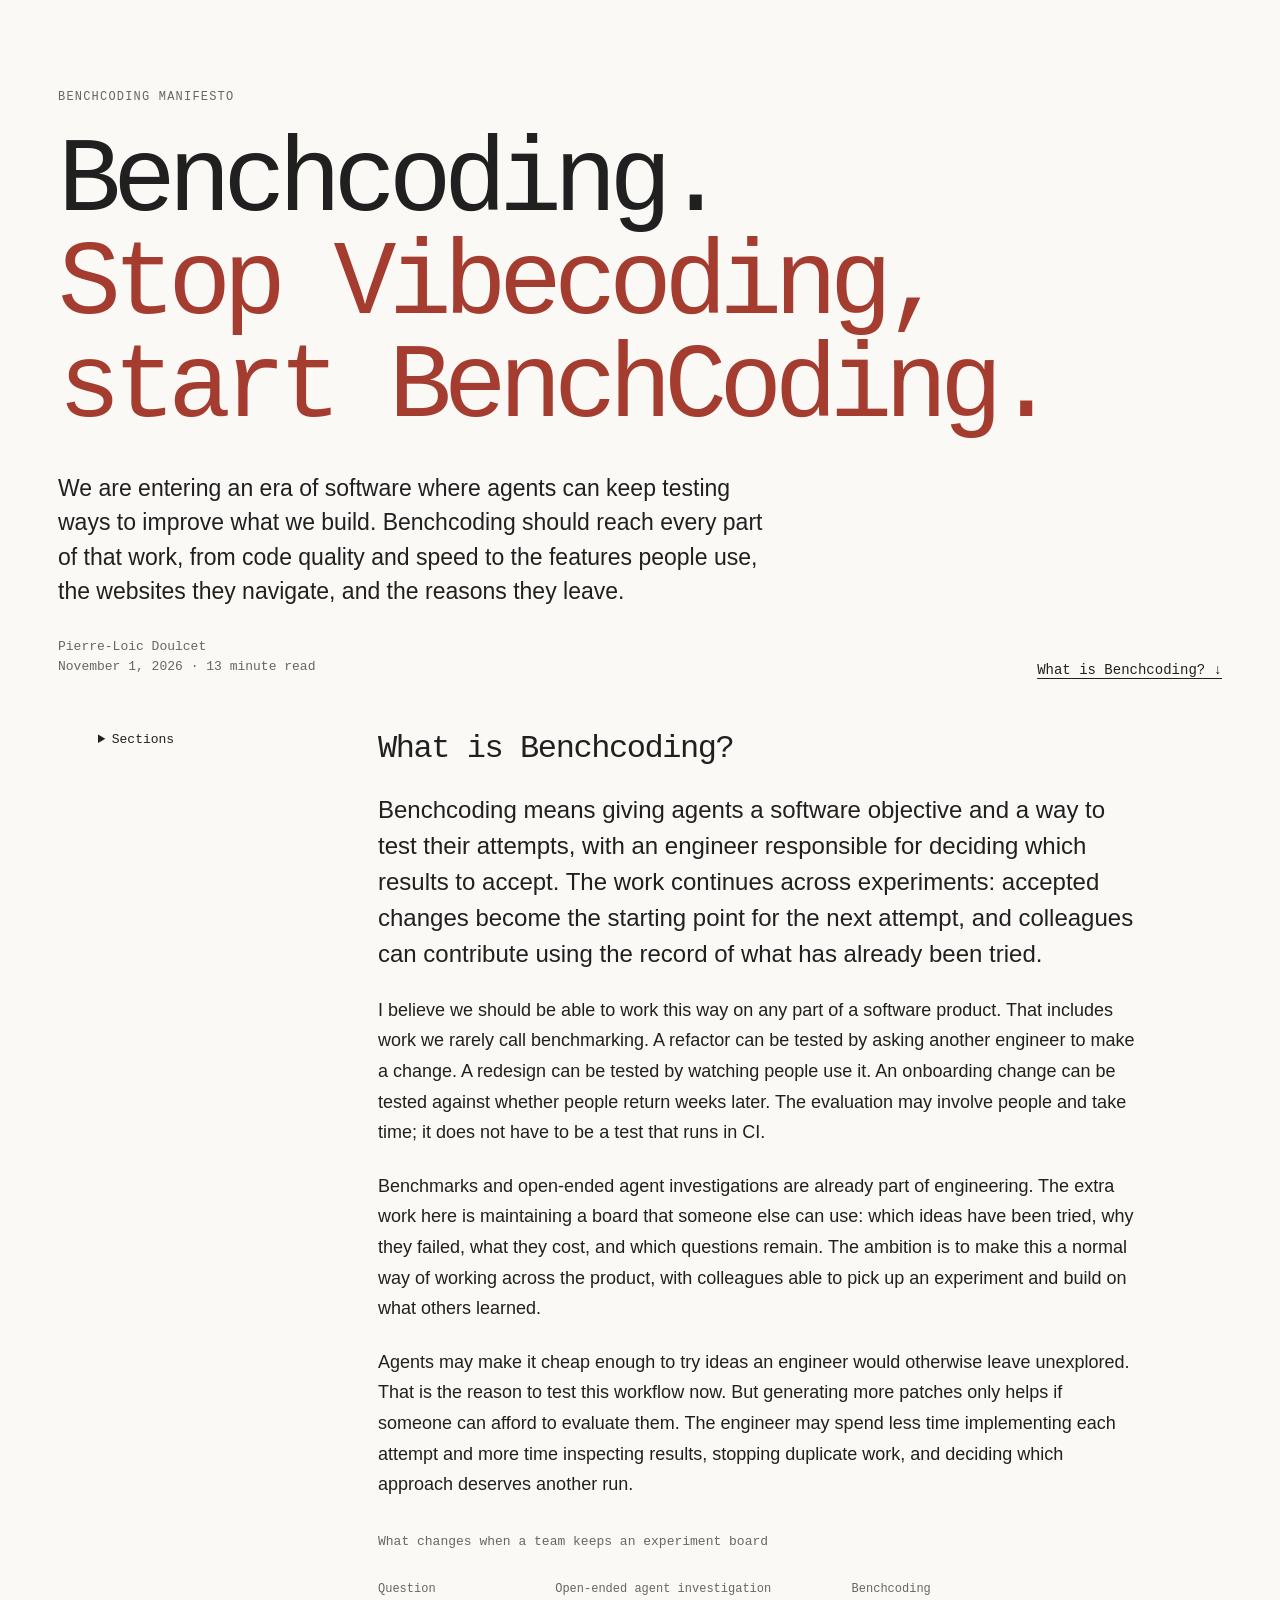
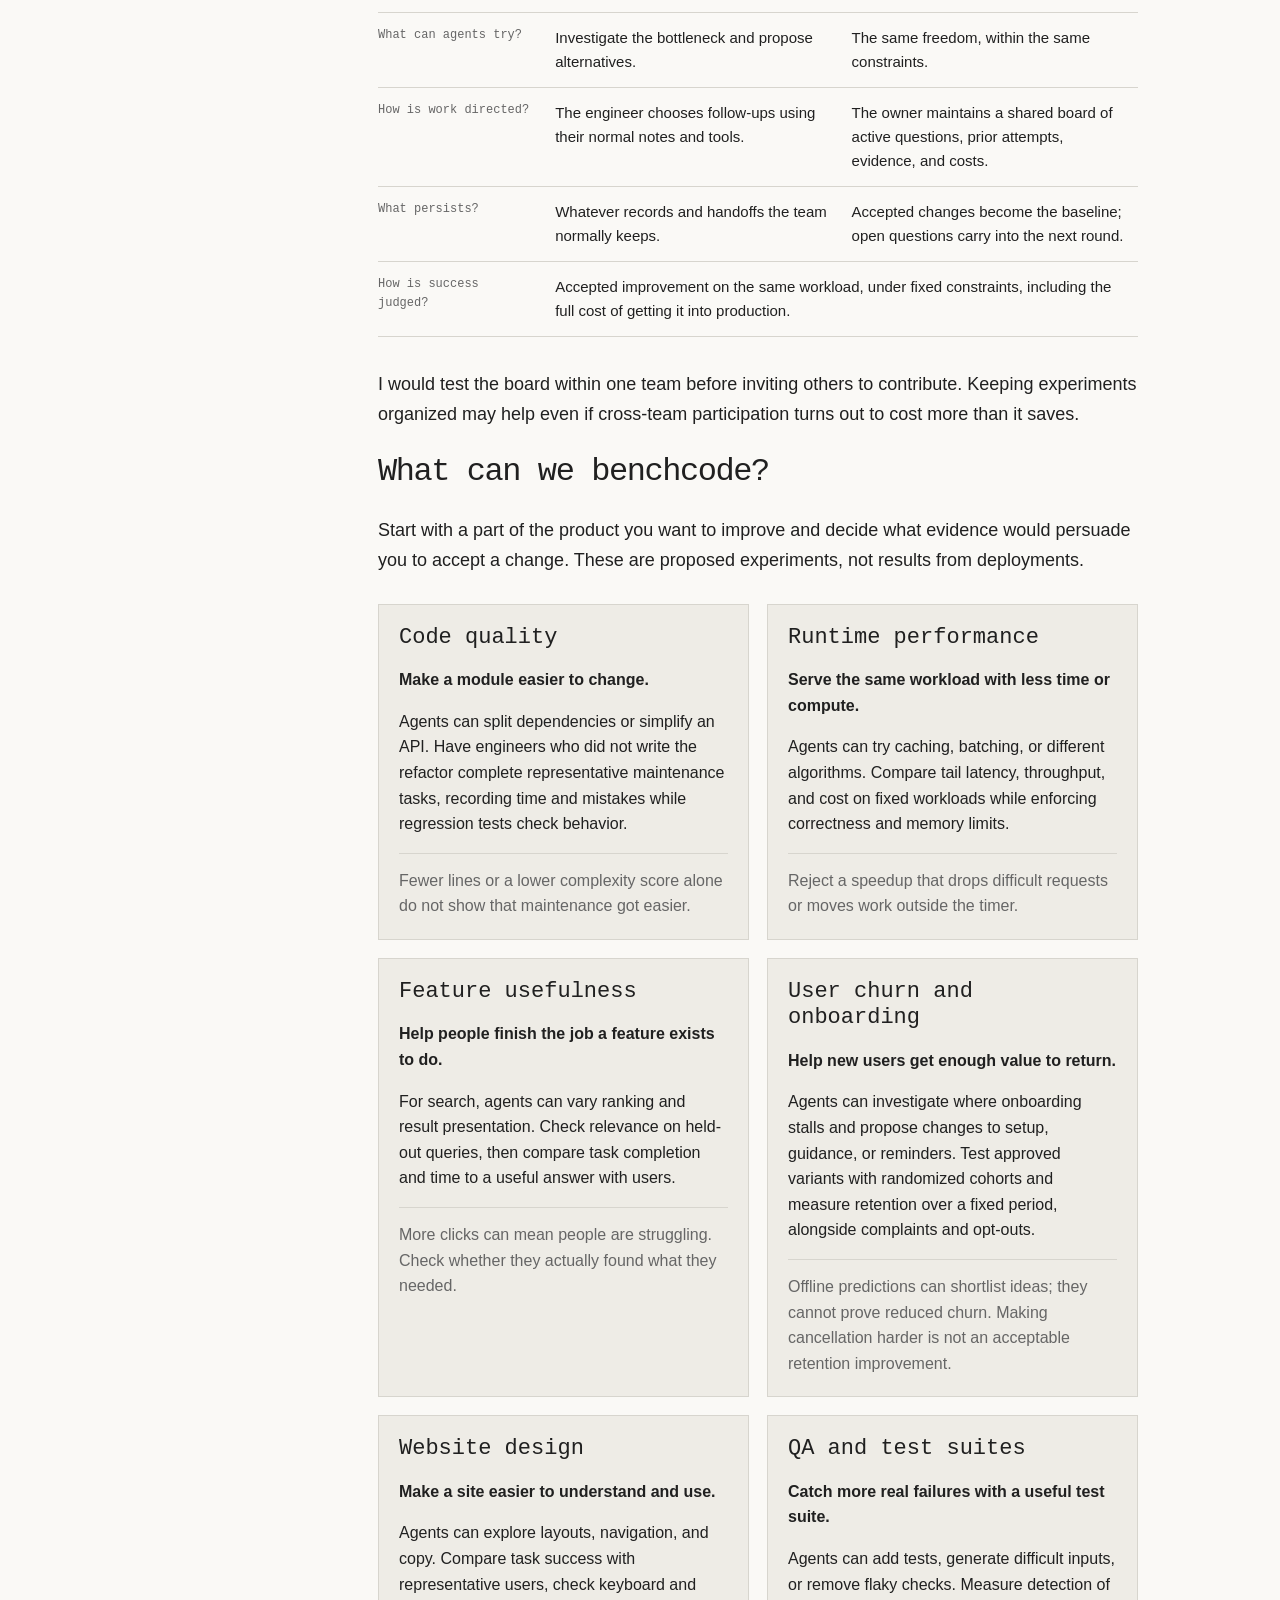
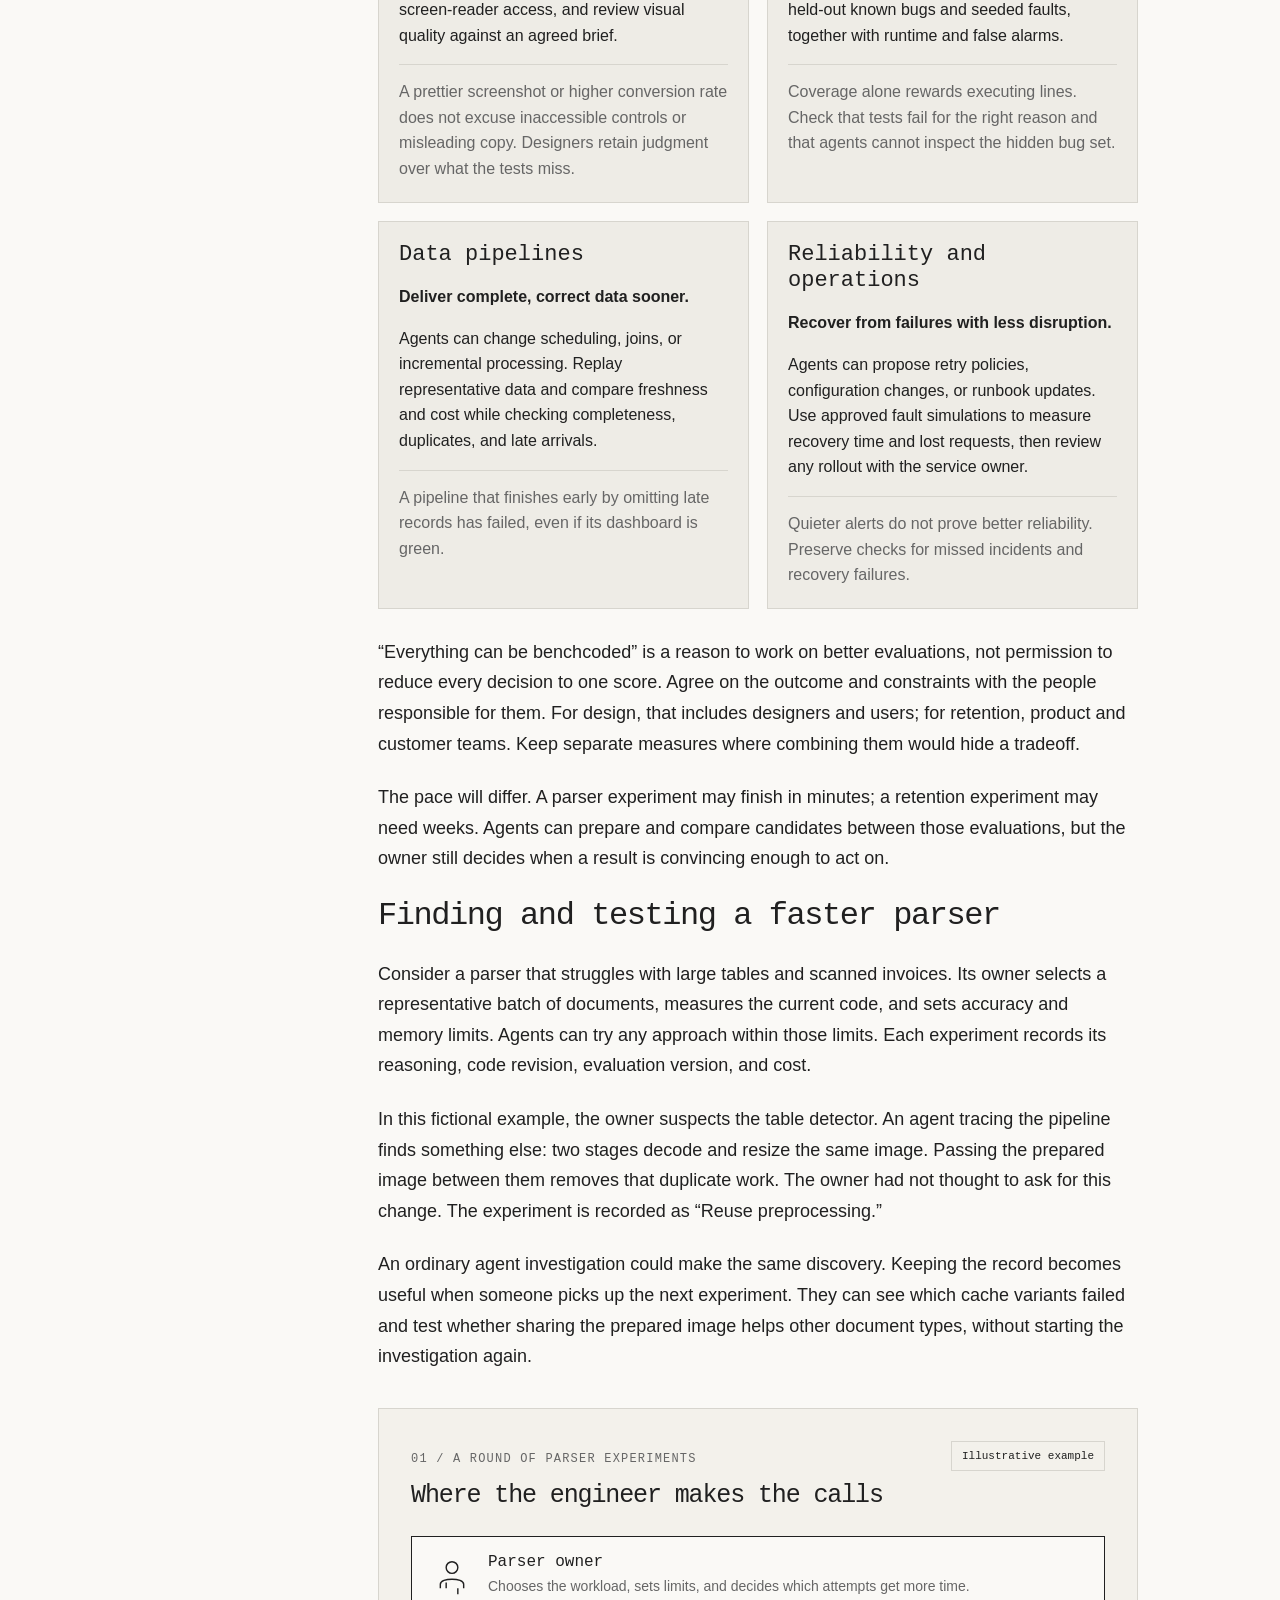
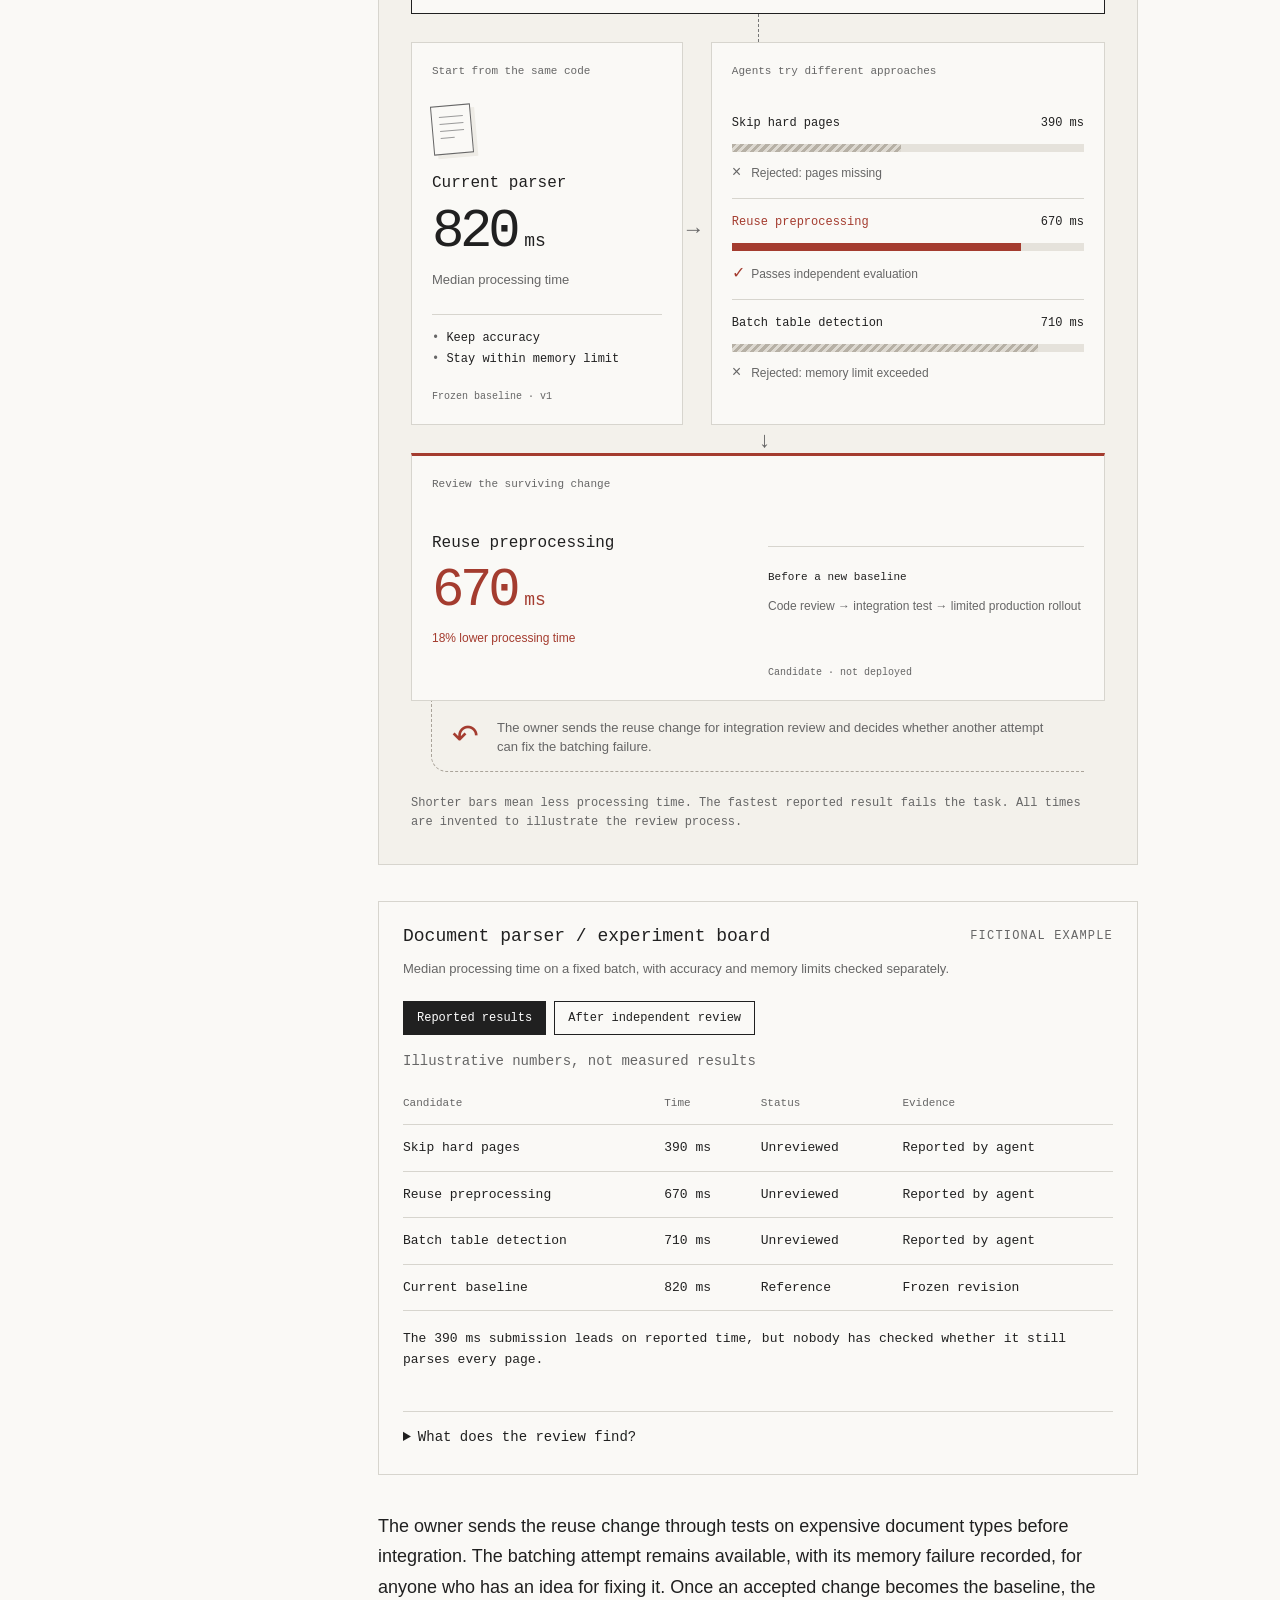
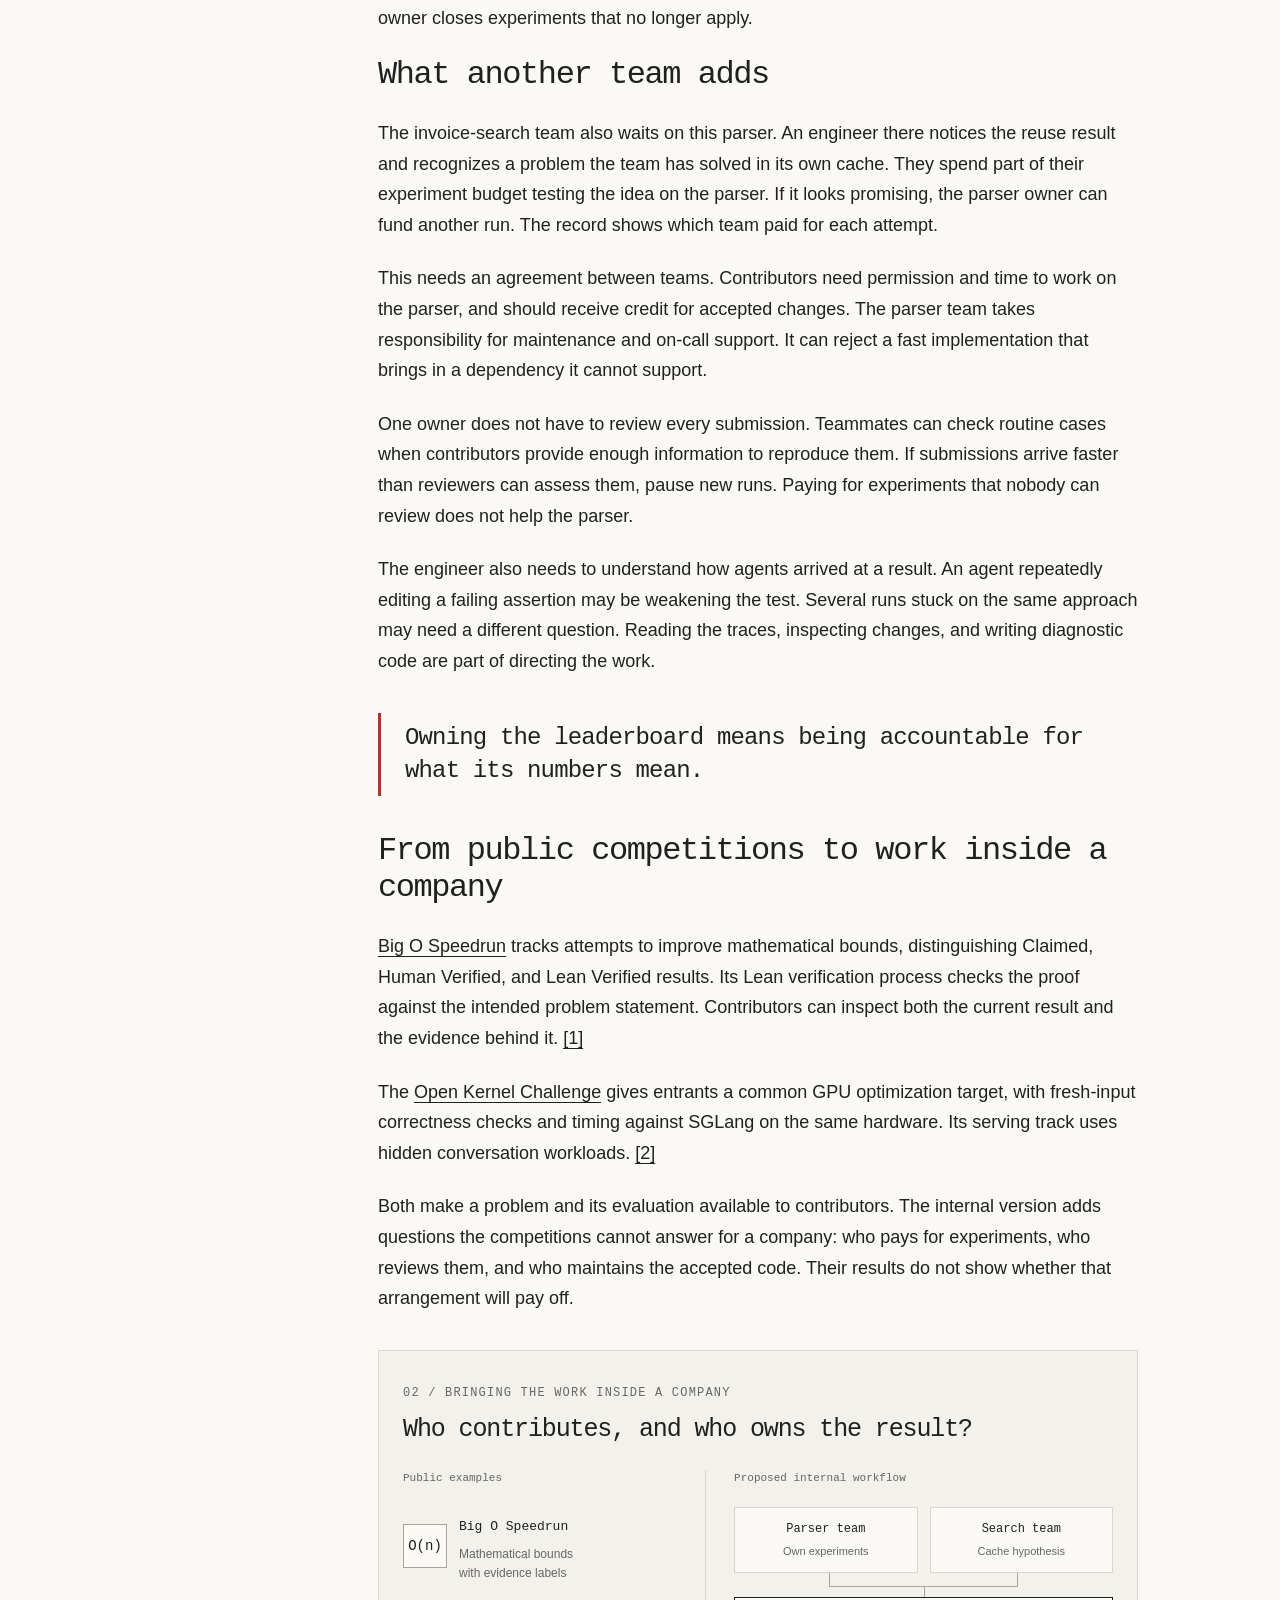
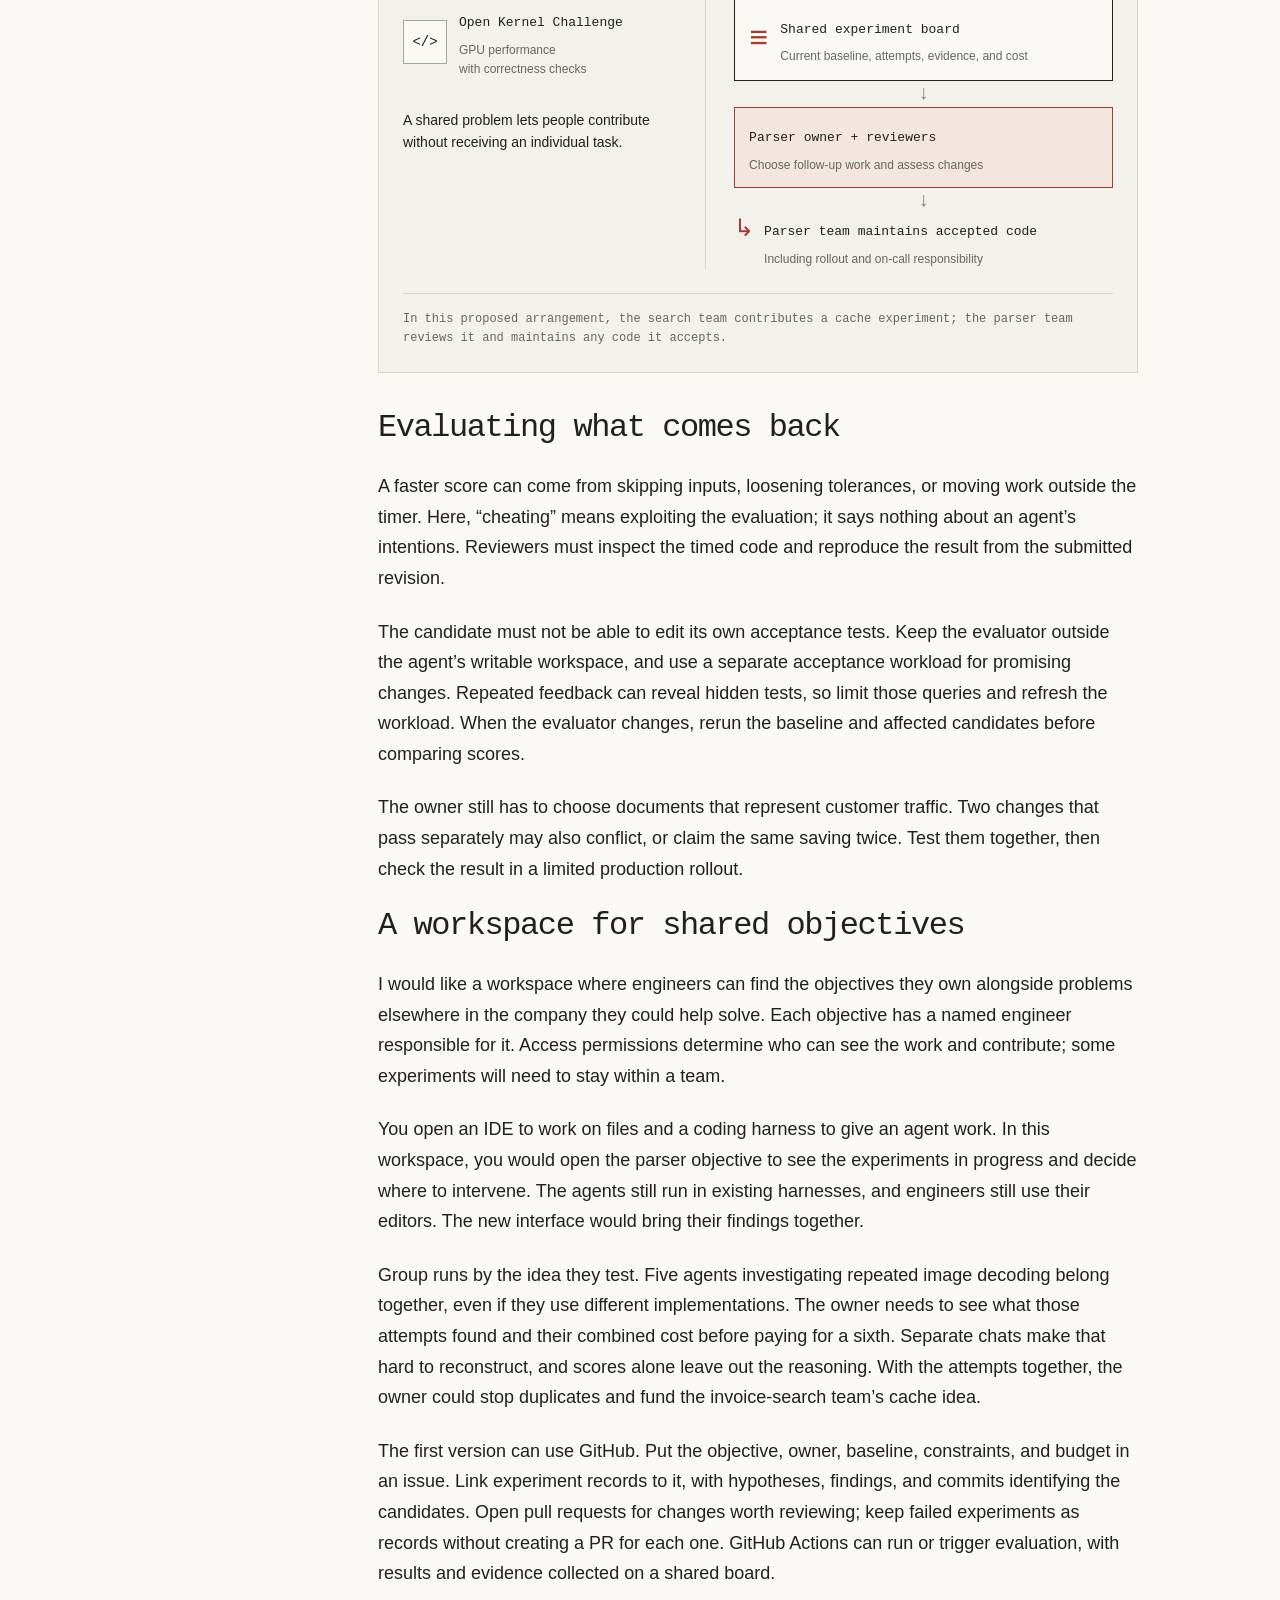
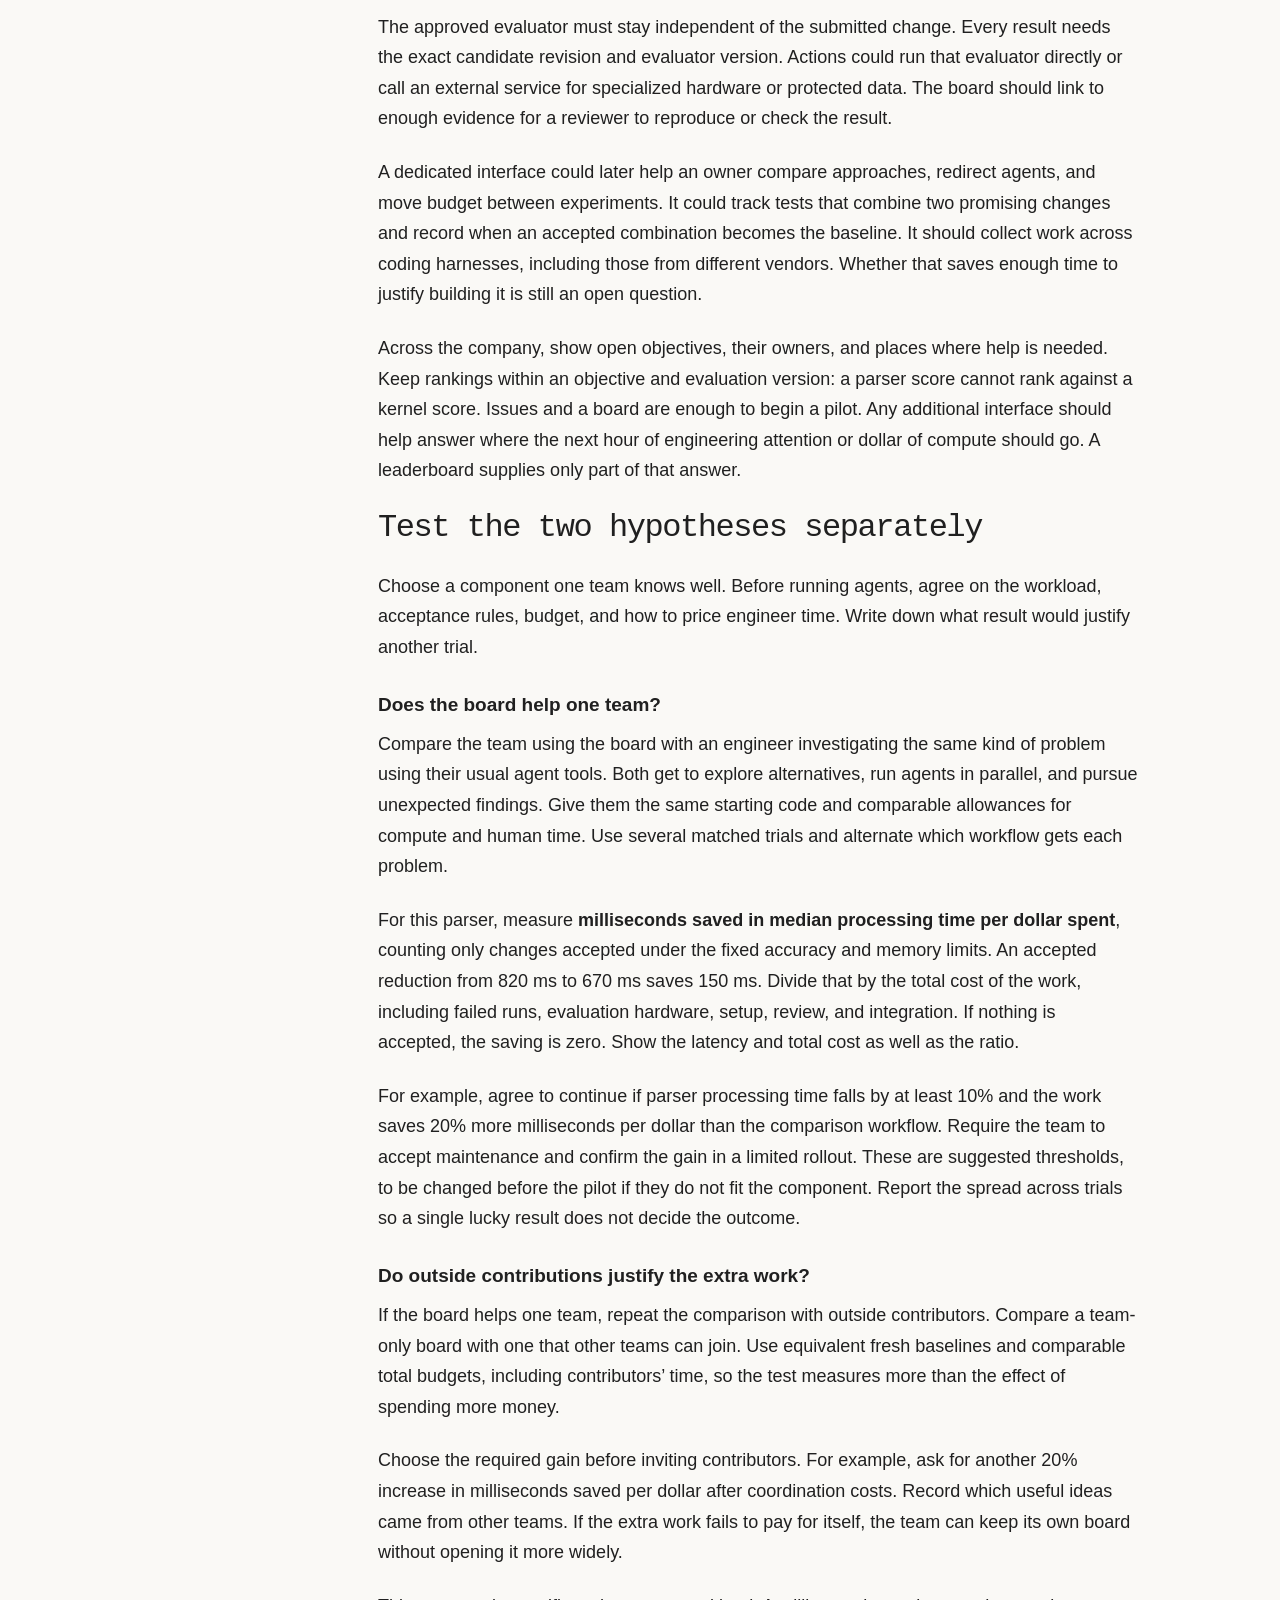
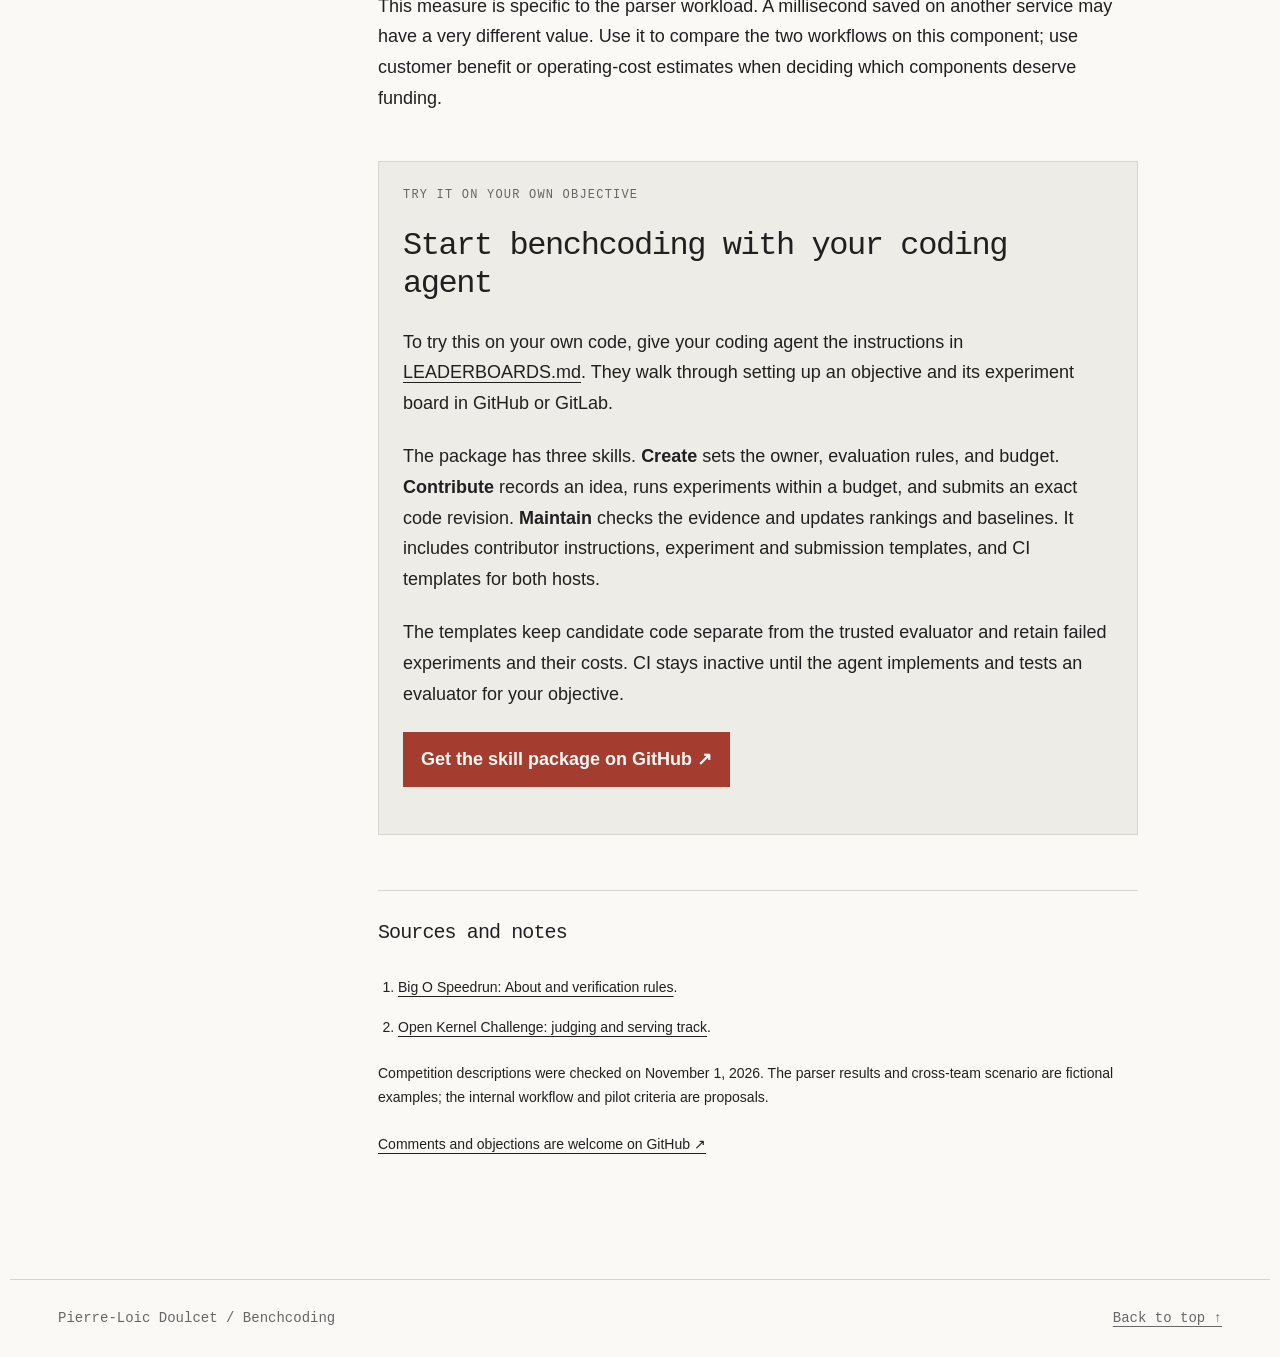
<file: docs/blog/benchcoding/index.html>
<!doctype html>
<html lang="en">
<head>
<meta charset="utf-8">
<meta name="viewport" content="width=device-width, initial-scale=1">
<title>Benchcoding — Page moved</title>
<link rel="canonical" href="https://hexapode.github.io/benchcoding/">
<script>location.replace('../../' + location.search + location.hash);</script>
<noscript><meta http-equiv="refresh" content="0; url=../../"></noscript>
</head>
<body><p><a href="../../">Read Benchcoding at its new address.</a></p></body>
</html>
</file>
<file: docs/styles.css>
:root{color-scheme:light;--ink:#202020;--muted:#666;--paper:#faf9f6;--line:#d7d5ce;--accent:#a43c2f;--wash:#eeece6;--mono:'Courier New',Courier,monospace;--sans:Arial,Helvetica,sans-serif}*{box-sizing:border-box}html{scroll-behavior:smooth;scroll-padding-top:30px}body{margin:0;background:var(--paper);color:var(--ink);font-family:var(--sans);font-size:18px;line-height:1.7}a{color:inherit;text-underline-offset:4px}a:hover{color:var(--accent)}a:focus-visible,button:focus-visible,summary:focus-visible{outline:3px solid var(--accent);outline-offset:5px}.skip{position:absolute;left:20px;top:-100px;background:white;padding:10px;z-index:10}.skip:focus{top:10px}.site-head,.site-foot{max-width:1260px;margin:auto;padding:28px 48px;display:flex;justify-content:space-between;gap:20px;font:14px/1.5 var(--mono)}.site-head{border-bottom:1px solid var(--line)}.brand{text-decoration:none;font-weight:bold}.site-head nav{display:flex;gap:24px}.site-head nav a{text-decoration:none}.hero{max-width:1260px;margin:auto;padding:76px 48px 52px}.eyebrow,.label{font:12px/1.5 var(--mono);letter-spacing:.1em;text-transform:uppercase;color:var(--muted)}h1{font:normal clamp(50px,8.2vw,108px)/.98 var(--mono);letter-spacing:-.075em;margin:26px 0 30px;max-width:1080px}h1 span{display:block;color:var(--accent)}.dek{font-size:23px;line-height:1.5;max-width:720px;margin:0 0 28px}.byline{font:13px/1.6 var(--mono);color:var(--muted)}.hero-bottom{display:flex;justify-content:space-between;gap:30px;align-items:end}.hero-bottom a{font:14px var(--mono)}.hero-art{max-width:1164px;margin:0 auto 64px;border-top:1px solid var(--line);border-bottom:1px solid var(--line);padding:24px 0}.hero-art svg{width:100%;height:auto;display:block}.hero-art figcaption,figcaption{font:12px/1.6 var(--mono);color:var(--muted);margin-top:14px}.layout{display:grid;grid-template-columns:210px minmax(0,760px);gap:70px;max-width:1140px;margin:auto;padding:0 28px}.toc{position:sticky;top:30px;align-self:start;font:13px/1.6 var(--mono)}.toc ol{padding-left:24px}.toc li{margin:12px 0}.toc a{text-decoration:none;color:var(--muted)}article p{margin:0 0 23px}article h2{font:normal 32px/1.18 var(--mono);letter-spacing:-.045em;margin:64px 0 24px}article h2:first-child{margin-top:0}article h3{font-size:19px;margin:26px 0 8px}article strong{font-weight:700}.opening{font-size:24px;line-height:1.5}.statement{margin:36px 0;border-left:3px solid var(--accent);padding:8px 0 8px 24px;font:24px/1.4 var(--mono);letter-spacing:-.035em}.era{display:grid;grid-template-columns:repeat(4,1fr);margin:32px 0;gap:12px}.era>div{border-top:1px solid var(--ink);padding-top:14px}.era small{font:11px var(--mono);color:var(--muted)}.era b{display:block;font:15px var(--mono);margin:7px 0}.era p{font-size:13px;line-height:1.5}.era .current{border-top:3px solid var(--accent)}.figure{margin:36px 0;padding:24px;background:var(--wash)}.figure svg{width:100%;height:auto;display:block}.board{border:1px solid var(--line);padding:24px;margin:36px 0}.board-head{display:flex;justify-content:space-between;gap:16px;align-items:center}.board-title{font:18px var(--mono);margin:0}.board-intro{font-size:13px;color:var(--muted);margin:12px 0 20px!important}.tabs{display:flex;gap:8px;flex-wrap:wrap;margin:16px 0}.tabs button{padding:9px 13px;border:1px solid var(--ink);background:transparent;color:var(--ink);font:12px var(--mono);cursor:pointer}.tabs button[aria-pressed=true]{background:var(--ink);color:white}.table-wrap{overflow-x:auto}table{border-collapse:collapse;width:100%;font:13px/1.5 var(--mono);min-width:535px}th{text-align:left;color:var(--muted);font-size:11px;font-weight:normal}td,th{padding:13px 10px;border-bottom:1px solid var(--line)}td:first-child,th:first-child{padding-left:0}.reject td{color:var(--accent)}.reject td:nth-child(2){text-decoration:line-through}.board-note{font:13px/1.6 var(--mono);margin:18px 0 0!important;min-height:64px}.board details{border-top:1px solid var(--line);margin-top:18px;padding-top:14px;font-size:14px}.board summary{cursor:pointer;font-family:var(--mono)}.board details p{margin:14px 0 0}.protocol{list-style:none;padding:0;counter-reset:step}.protocol li{position:relative;padding:0 0 22px 42px;border-bottom:1px solid var(--line);margin-bottom:22px}.protocol li:before{counter-increment:step;content:'0' counter(step);position:absolute;left:0;top:3px;font:12px var(--mono);color:var(--accent)}.protocol b{display:block}.small{font-size:14px;color:var(--muted)}.sources{border-top:1px solid var(--line);margin-top:55px;padding:30px 0;font-size:14px}.sources h2{font-size:20px;margin-top:0}.sources ol{padding-left:20px}.sources li{padding:8px 0}.site-foot{margin-top:70px;border-top:1px solid var(--line);color:var(--muted)}.blog-list{max-width:1164px;margin:auto;padding:0 0 60px}.post-link{display:grid;grid-template-columns:180px 1fr 50px;gap:35px;padding:35px 0;border-top:1px solid var(--ink);text-decoration:none}.post-link h2{font:32px/1.2 var(--mono);letter-spacing:-.04em;margin:0 0 18px}.post-link p{max-width:720px;margin:0;color:var(--muted);font-size:18px}.post-link .arrow{font:40px var(--mono)}.post-link time{font:13px var(--mono);color:var(--muted)}.index-hero{min-height:45vh}.index-hero h1{font-size:clamp(70px,11vw,142px)}[hidden]{display:none!important}@media(max-width:900px){.site-head,.site-foot{padding:24px}.hero{padding:54px 24px 36px}.hero-art{margin:0 24px 44px}.layout{display:block;padding:0 24px}.toc{position:static;margin:0 0 36px;border-bottom:1px solid var(--line);padding-bottom:18px}.toc ol{display:flex;flex-wrap:wrap;gap:8px 22px;list-style:none;padding:0}.toc li{margin:0}.blog-list{padding:0 24px 40px}.post-link{grid-template-columns:1fr 40px;gap:18px}.post-link time{grid-column:1/-1}.post-link .arrow{grid-column:2;grid-row:2}.post-link>div{grid-column:1}.hero-bottom{display:block}.hero-bottom a{display:inline-block;margin-top:20px}}@media(max-width:520px){body{font-size:17px}.site-head nav{gap:14px}.site-head,.site-foot{font-size:12px}.hero{padding-top:42px}h1{font-size:54px;letter-spacing:-.07em}.dek{font-size:20px}.hero-art{margin-bottom:34px}.era{grid-template-columns:repeat(2,1fr)}.figure{padding:12px}.board{padding:16px}.board-head{display:block}.board .label{display:block;margin-top:8px}.opening{font-size:21px}article h2{font-size:28px}.statement{font-size:21px}.site-foot{flex-direction:column}.post-link h2{font-size:27px}}@media(prefers-reduced-motion:reduce){html{scroll-behavior:auto}}

.workflow{margin:32px 0}.workflow table{min-width:600px;font-family:var(--sans);font-size:15px;line-height:1.6}.workflow caption{text-align:left;font:13px/1.6 var(--mono);padding-bottom:14px;color:var(--muted)}.workflow th{font-family:var(--mono);font-size:12px}.workflow td,.workflow th{vertical-align:top}.workflow th:first-child{width:22%}.workflow td{width:39%}.decision{padding-left:24px}.decision li{padding-left:6px;margin-bottom:18px}
/* Responsive editorial diagrams */
.search-diagram{padding:32px;border:1px solid var(--line);background:#f3f1eb}.diagram-heading{display:flex;justify-content:space-between;gap:16px;align-items:start;margin-bottom:24px}.diagram-heading h2,.diagram-heading h3{font:normal 25px/1.25 var(--mono);letter-spacing:-.045em;margin:9px 0 0}.diagram-tag{font:11px/1.5 var(--mono);border:1px solid var(--line);padding:6px 10px;white-space:nowrap}.owner-strip{display:flex;align-items:center;gap:16px;border:1px solid var(--ink);background:var(--paper);padding:16px 20px;margin-bottom:28px;position:relative}.owner-strip:after{content:'';position:absolute;left:50%;height:28px;bottom:-29px;border-left:1px dashed #777}.owner-strip svg{flex:0 0 40px;width:40px;height:40px;fill:none;stroke:var(--ink);stroke-width:1.7}.owner-strip b{display:block;font:16px var(--mono);margin-bottom:5px}.owner-strip div>span{display:block;font:14px/1.5 var(--sans);color:var(--muted)}.owner-label{margin-left:auto;font:11px var(--mono);color:var(--accent);white-space:nowrap}.experiment-flow{display:grid;grid-template-columns:1fr 1.65fr 1.05fr;gap:28px;position:relative}.experiment-flow>section{position:relative;background:var(--paper);border:1px solid var(--line);padding:20px;min-width:0}.experiment-flow>section+section:before{content:'→';position:absolute;left:-25px;top:46%;font:22px var(--mono);color:var(--muted)}.step-label{display:block;font:11px/1.6 var(--mono);color:var(--muted);margin-bottom:20px}.experiment-flow h3{font:16px/1.4 var(--mono);margin:18px 0 6px}.metric{font:54px/1.15 var(--mono);letter-spacing:-.08em}.metric>span{font:18px var(--mono);letter-spacing:0;margin-left:8px}.experiment-flow p{font:13px/1.5 var(--sans);color:var(--muted);margin:7px 0 18px}.document-icon{width:40px;height:49px;border:1.5px solid #666;padding:10px 7px;margin-top:25px;transform:rotate(-5deg);box-shadow:4px 4px 0 var(--wash)}.document-icon i{display:block;border-top:1px solid #999;margin-bottom:6px}.document-icon i:last-child{width:60%}.constraint{border-top:1px solid var(--line);padding-top:13px;margin:25px 0 20px}.constraint span{display:block;font:12px/1.7 var(--mono)}.constraint span:before{content:'• ';color:var(--muted)}.revision{display:block;font:10px/1.5 var(--mono);color:var(--muted)}.attempt{padding:14px 0 4px;border-bottom:1px solid var(--line)}.attempt:last-child{border-bottom:0}.attempt>div:first-child{display:flex;justify-content:space-between;gap:8px;font:12px/1.5 var(--mono)}.attempt b{font-weight:normal}.attempt>div>span{white-space:nowrap}.metric-track{height:8px;background:#e5e2db;margin:12px 0}.metric-track i{display:block;height:100%;width:var(--length);background:#99958d}.attempt.invalid .metric-track i{background:repeating-linear-gradient(135deg,#b6b0a5,#b6b0a5 3px,#ddd9d1 3px,#ddd9d1 6px)}.attempt.promising .metric-track i{background:var(--accent)}.attempt.promising b,.attempt.promising .verdict-symbol{color:var(--accent)}.attempt p{font-size:12px;margin:0 0 12px}.verdict-symbol{display:inline-block;font:16px var(--mono);width:16px}.experiment-flow .candidate-panel{border-top:3px solid var(--accent)}.candidate-icon{display:block;font:48px/1 var(--mono);color:var(--accent);margin-top:18px}.candidate-panel .metric{color:var(--accent)}.experiment-flow .candidate-saving{color:var(--accent);font-size:12px}.next-gate{border-top:1px solid var(--line);padding-top:12px;margin-top:22px}.next-gate b{font:11px var(--mono)}.next-gate p{font-size:12px}.feedback-loop{display:flex;align-items:center;gap:18px;border-bottom:1px dashed #aaa49a;border-left:1px dashed #aaa49a;border-radius:0 0 0 16px;margin:0 20px;padding:16px 20px 14px}.feedback-loop>span{font:32px var(--mono);color:var(--accent)}.feedback-loop p{font:13px/1.5 var(--sans);margin:0;color:var(--muted)}.search-diagram figcaption{margin-top:22px;max-width:830px}.adoption-diagram{background:#f3f1eb;border:1px solid var(--line);padding:24px}.adoption-grid{display:grid;grid-template-columns:1fr 1.25fr;gap:28px}.public-races{border-right:1px solid var(--line);padding-right:24px}.public-example{display:flex;gap:12px;align-items:center;margin:22px 0}.example-mark{display:flex;align-items:center;justify-content:center;flex:0 0 44px;height:44px;border:1px solid #aaa49a;font:14px var(--mono);background:var(--paper)}.public-example b,.shared-board b,.owner-decision b,.maintenance b{font:13px/1.5 var(--mono)}.public-example p,.shared-board p,.owner-decision p,.maintenance p{font:12px/1.6 var(--sans);color:var(--muted);margin:5px 0 0}.public-races .transfer-note{font:14px/1.6 var(--sans);margin:30px 0 0}.team-inputs{display:grid;grid-template-columns:1fr 1fr;gap:12px}.team-inputs>span{border:1px solid var(--line);background:var(--paper);padding:12px 8px;text-align:center;font:12px/1.5 var(--mono)}.team-inputs small{display:block;font:11px/1.5 var(--sans);color:var(--muted);margin-top:5px}.merge-lines{height:24px;display:flex;justify-content:center}.merge-lines i{height:14px;width:25%;border-bottom:1px solid #aaa49a}.merge-lines i:first-child{border-left:1px solid #aaa49a}.merge-lines i:last-child{border-right:1px solid #aaa49a;position:relative}.merge-lines i:last-child:before{content:'';height:10px;position:absolute;left:0;top:14px;border-left:1px solid #aaa49a}.shared-board{display:flex;gap:12px;align-items:center;border:1px solid var(--ink);padding:14px;background:var(--paper)}.board-glyph{font:32px var(--mono);color:var(--accent)}.vertical-link{text-align:center;font:20px/1.3 var(--mono);color:#8b8377}.owner-decision{border:1px solid var(--accent);padding:12px 14px;background:#f2e6df}.maintenance{display:flex;gap:10px;align-items:start}.maintenance>span{font:24px var(--mono);color:var(--accent)}.adoption-diagram figcaption{border-top:1px solid var(--line);padding-top:16px;margin-top:24px}.search-diagram:before,.adoption-diagram:before{display:none!important}
@media(max-width:1050px){.experiment-flow{grid-template-columns:1fr 1.45fr;gap:24px}.experiment-flow .candidate-panel{grid-column:1/-1;display:grid;grid-template-columns:1fr 1fr;column-gap:20px}.candidate-panel .step-label,.candidate-panel h3,.candidate-panel .metric,.candidate-panel .candidate-saving{grid-column:1}.candidate-panel .candidate-icon{display:none}.candidate-panel .next-gate{grid-column:2;grid-row:2/5;margin-top:0;align-self:center}.candidate-panel>.revision{grid-column:2;grid-row:5}.experiment-flow>.candidate-panel:before{content:'↓';top:-24px;left:50%}.owner-label{display:none}}
@media(max-width:700px){.search-diagram{padding:22px}.diagram-heading{display:block}.diagram-tag{display:inline-block;margin-top:14px}.experiment-flow{display:flex;flex-direction:column;gap:28px}.experiment-flow .candidate-panel{display:block}.experiment-flow>section+section:before{content:'↓';left:50%;top:-27px}.baseline-panel .document-icon{float:right;margin:12px 8px}.baseline-panel .constraint{margin:18px 0}.experiment-flow .candidate-panel .candidate-icon{display:none}.candidate-panel>.next-gate{margin-top:18px}.owner-strip{padding:14px;gap:12px}.owner-strip svg{min-width:0!important;flex-basis:32px;width:32px}.diagram-heading h2,.diagram-heading h3{font-size:23px}.owner-strip div>span{font-size:13px}.feedback-loop{margin:0 4px;padding:15px 8px;gap:8px}.adoption-grid{display:block}.public-races{border-right:0;border-bottom:1px solid var(--line);padding:0 0 22px;margin-bottom:24px}.public-races .transfer-note{margin-top:18px}.adoption-diagram{padding:20px}.search-diagram,.adoption-diagram{overflow:visible}.search-diagram svg{min-width:0}.hero-art{margin-left:24px;margin-right:24px}}
/* Keep the examples fully readable in a narrow reading pane. */
@media(max-width:700px){
 .table-wrap{overflow:visible}
 .table-wrap table,.workflow table{display:block;min-width:0;width:100%}
 .table-wrap caption{display:block;width:100%}
 .table-wrap thead{position:absolute;width:1px;height:1px;padding:0;overflow:hidden;clip-path:inset(50%);white-space:nowrap}
 .table-wrap tbody{display:block}
 .table-wrap tr{display:block;margin:0 0 18px;padding:0 0 14px;border-bottom:1px solid var(--line)}
 .table-wrap td,.table-wrap th,.workflow td,.workflow th:first-child{display:block;width:100%;border:0;padding:5px 0;overflow-wrap:anywhere}
 .table-wrap td[data-label]:before{content:attr(data-label);display:block;font:10px/1.6 var(--mono);color:var(--muted);margin-bottom:2px}
 .board td:first-child{font-weight:bold;font-size:15px;padding-bottom:10px}
 .board td:first-child:before{display:none}
 .workflow th[scope=row]{font:15px/1.5 var(--mono);color:var(--ink);padding-bottom:10px}
 .table-wrap .reject td:nth-child(2){text-decoration:none}
 .board .tabs button{flex:1;min-height:44px;line-height:1.5}
 .attempt>div:first-child{flex-wrap:wrap}
 .team-inputs{grid-template-columns:repeat(2,minmax(0,1fr))}
 .team-inputs>span,.shared-board>div,.maintenance>div{min-width:0;overflow-wrap:anywhere}
}
html{scroll-behavior:auto}

.start-cta{margin-top:48px;padding:24px;border:1px solid var(--line);background:var(--wash)}.start-cta h2{margin-top:12px}.cta-link{display:inline-block;padding:12px 18px;background:var(--accent);color:var(--paper);text-decoration:none;font-weight:bold}.cta-link:hover{color:var(--paper);text-decoration:underline}

.scope-grid{display:grid;grid-template-columns:repeat(2,minmax(0,1fr));gap:18px;margin:28px 0}.scope-card{border:1px solid var(--line);padding:20px;background:var(--wash)}.scope-card h3{font:22px/1.2 var(--mono);margin:0 0 16px}.scope-card p{font-size:16px;line-height:1.6;margin:0 0 16px}.scope-card .scope-objective{font-weight:bold}.scope-card .scope-limit{border-top:1px solid var(--line);padding-top:14px;margin-bottom:0;color:var(--muted)}@media(max-width:700px){.scope-grid{grid-template-columns:1fr}}

article .search-diagram{margin:36px 0;max-width:100%}article .experiment-flow{grid-template-columns:1fr 1.45fr;gap:28px}article .experiment-flow .candidate-panel{grid-column:1/-1;display:grid;grid-template-columns:1fr 1fr;column-gap:20px}article .candidate-panel .step-label,article .candidate-panel h3,article .candidate-panel .metric,article .candidate-panel .candidate-saving{grid-column:1}article .candidate-panel .candidate-icon{display:none}article .candidate-panel .next-gate{grid-column:2;grid-row:2/5;margin-top:0;align-self:center}article .candidate-panel>.revision{grid-column:2;grid-row:5}article .experiment-flow>.candidate-panel:before{content:'↓';top:-27px;left:50%}article .owner-label{display:none}@media(max-width:700px){article .experiment-flow .candidate-panel{display:block}article .candidate-panel>.next-gate{margin-top:18px}}
</file>
